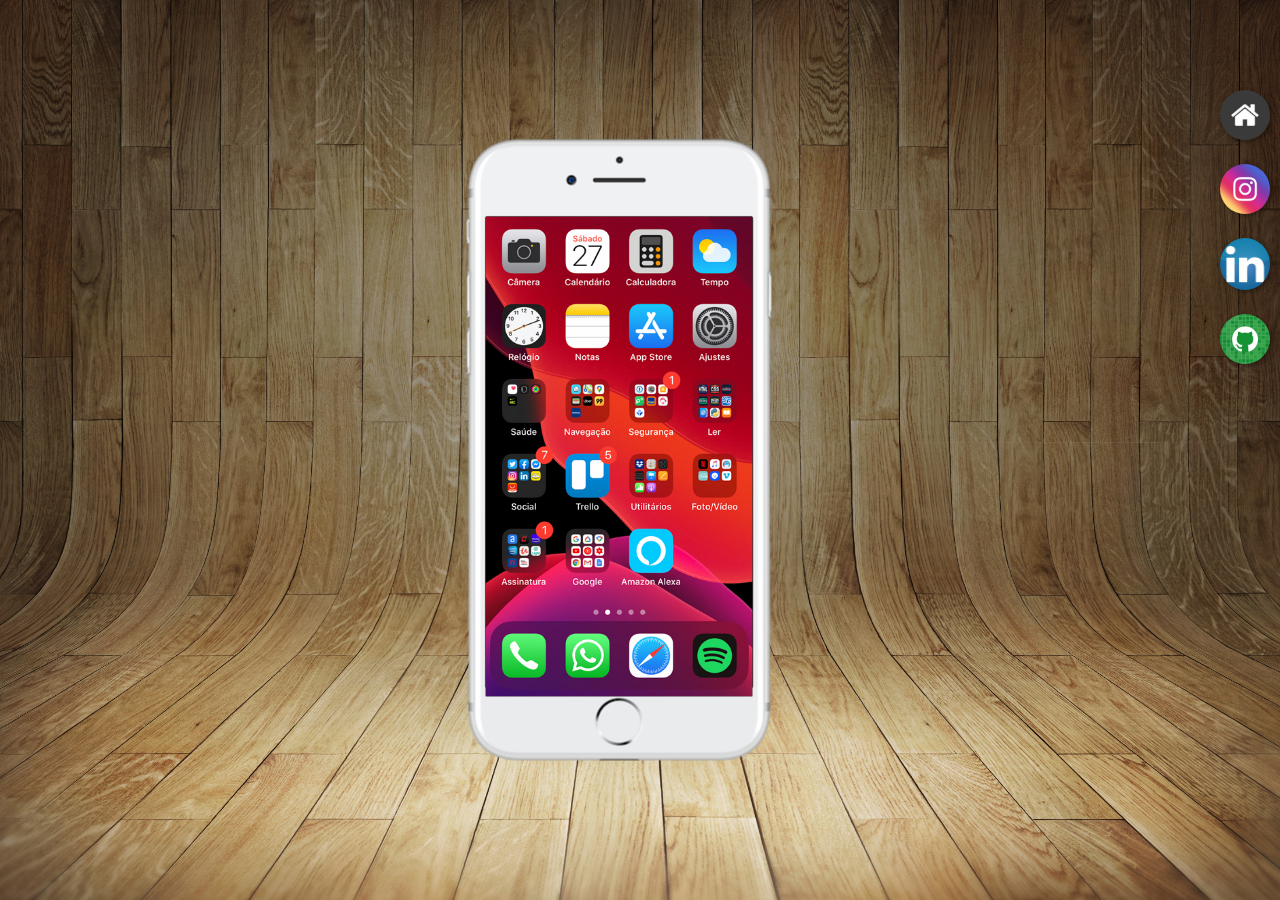
<file: index.html>
<!DOCTYPE html>
<html lang="pt-br">
<head>
    <meta charset="UTF-8">
    <meta http-equiv="X-UA-Compatible" content="IE=edge">
    <meta name="viewport" content="width=device-width, initial-scale=1.0">
    <title>Projeto Redes Sociais</title>
    <link rel="shortcut icon" href="favicon.ico" type="image/x-icon">
    <link rel="stylesheet" href="estilos/style.css">
</head>
<body>
    <main>
        <section id="telefone">
            <iframe src="home.html" name="tela" id="tela" frameborder="0">
                Seu navegador não é compatível com isso.
            </iframe>
        </section>
        <section id="redes-sociais">
            <a href="home.html" target="tela"><img src="imagens/logo-home.jpg" alt="home"></a><br>
            <a href="instagram.html" target="tela"><img src="imagens/logo-instagram.jpg" alt="Instagram"></a><br>
            <a href="linkedin.html" target="tela"><img src="imagens/logo-linkedin.jpg" alt="linkedin"></a><br>
            <a href="GitHub.html" target="tela"><img src="imagens/logo-github.jpg" alt="GitHub"></a><br>
        </section>
    </main>
</body>
</html>
</file>
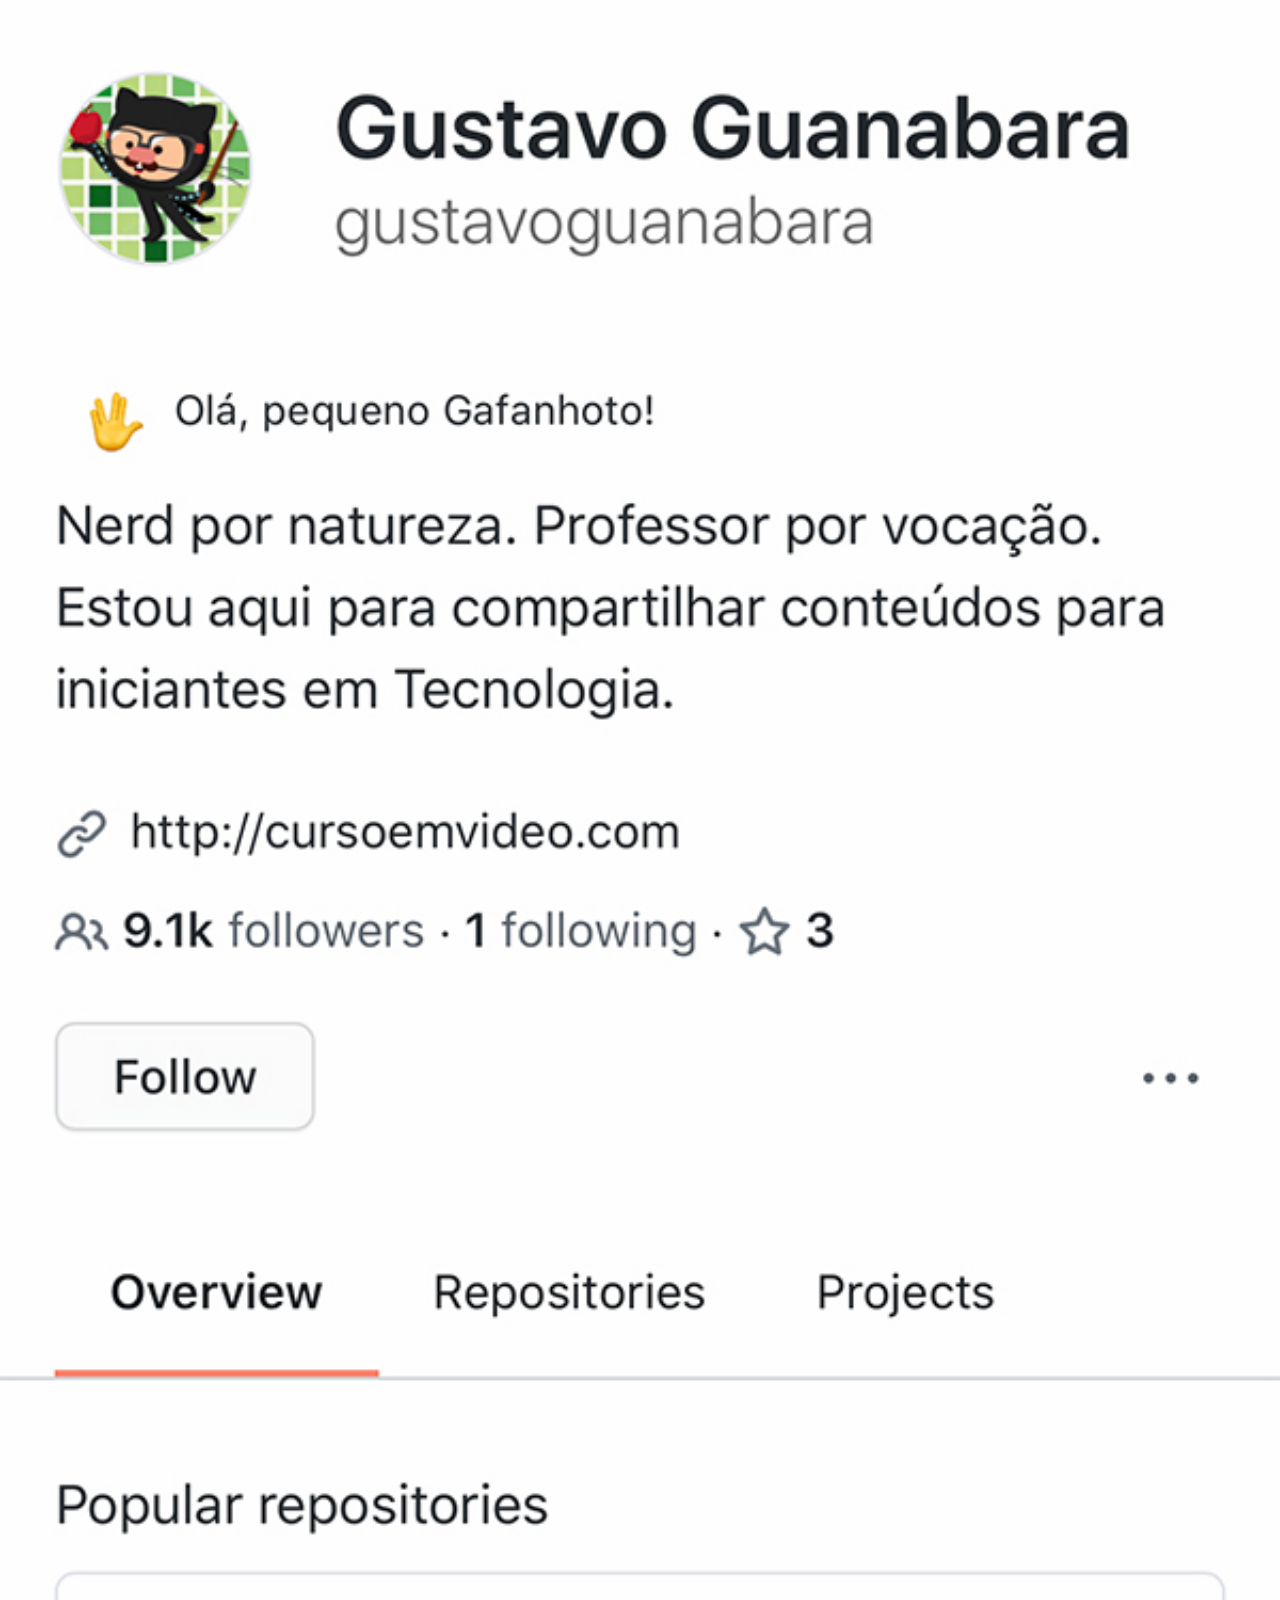
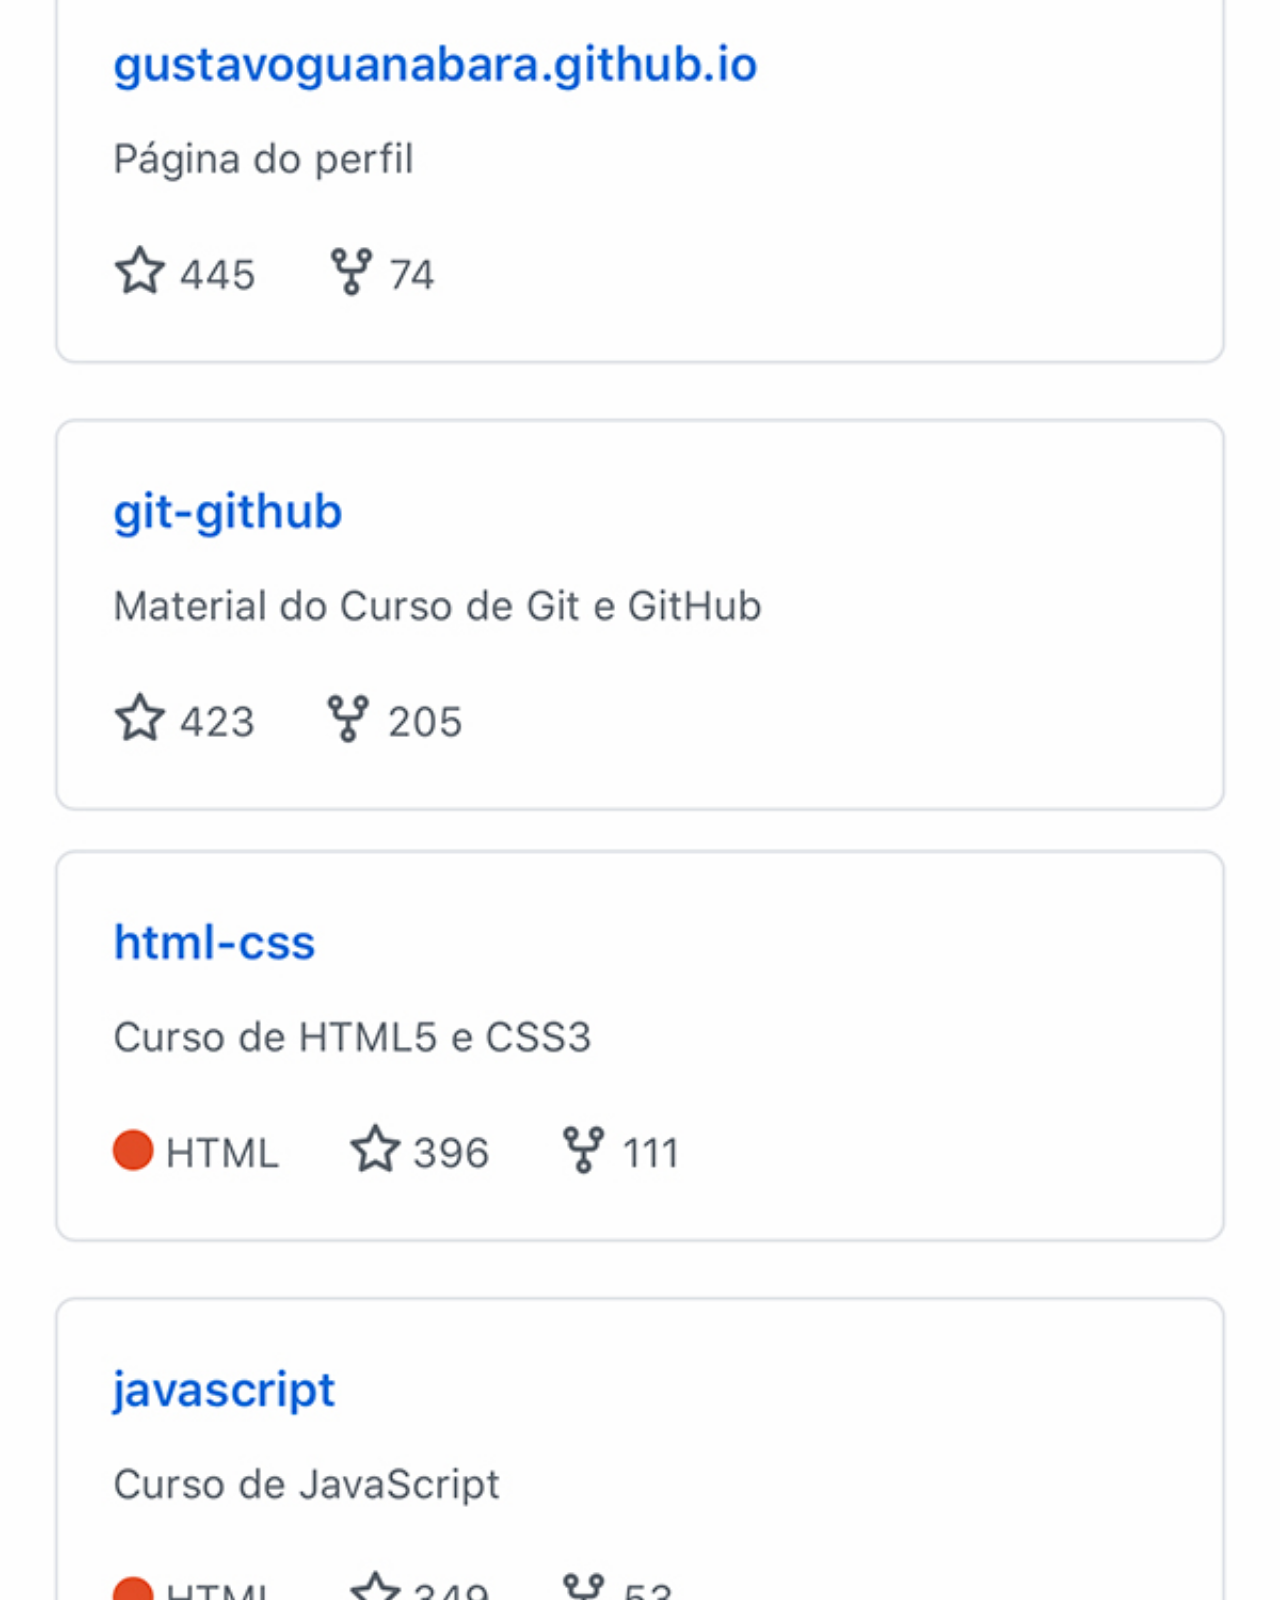
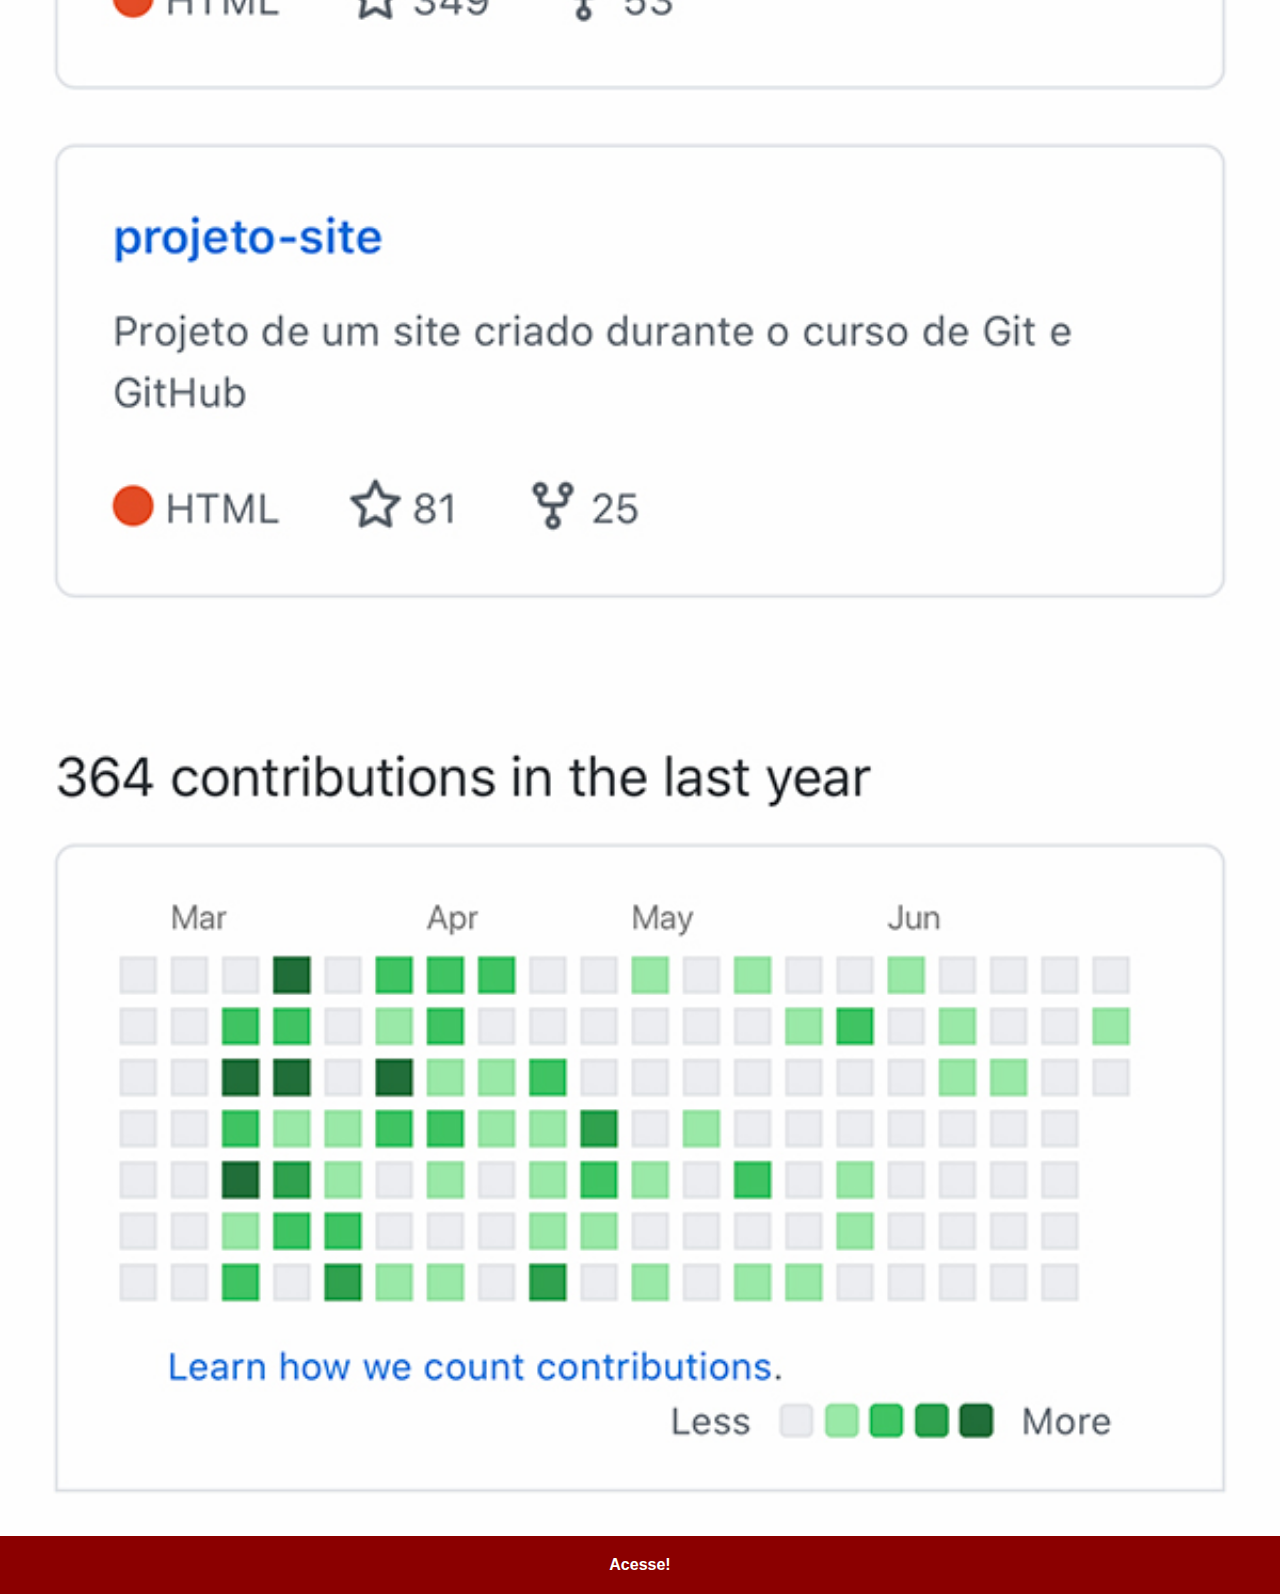
<file: GitHub.html>
<!DOCTYPE html>
<html lang="pt-br">
<head>
    <meta charset="UTF-8">
    <meta http-equiv="X-UA-Compatible" content="IE=edge">
    <meta name="viewport" content="width=device-width, initial-scale=1.0">
    <title>GitHub</title>
<link rel="stylesheet" href="estilos/social.css">
</head>
<body>
    <img src="imagens/tela-github.jpg" alt="GitHub">
    <a href="https://github.com/JvitorSaugusto" target="_blank">Acesse!</a>
</body>
</html>
</file>
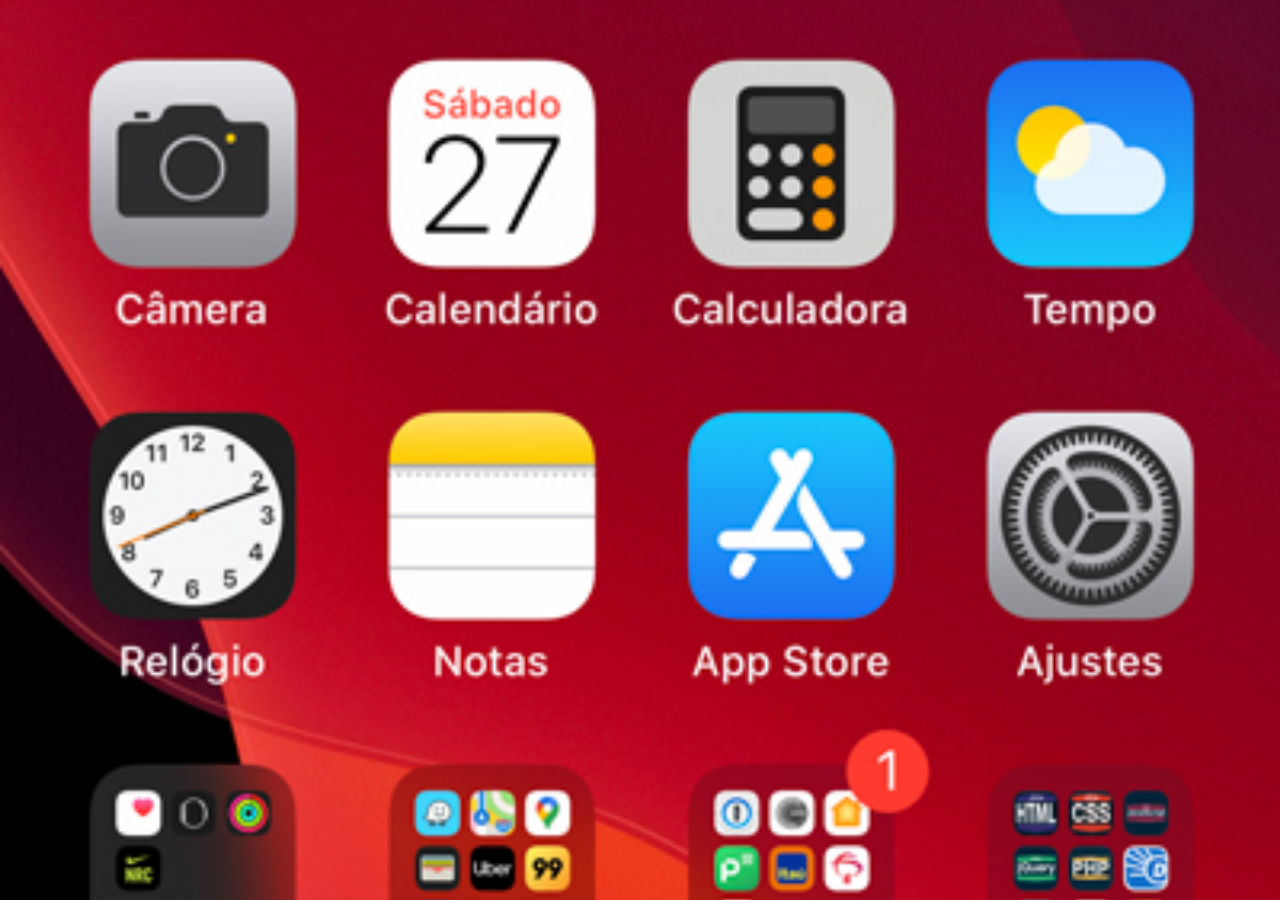
<file: home.html>
<!DOCTYPE html>
<html lang="pt-br">
<head>
    <meta charset="UTF-8">
    <meta http-equiv="X-UA-Compatible" content="IE=edge">
    <meta name="viewport" content="width=device-width, initial-scale=1.0">
    <title>Home</title>
</head>
<style>
    * {
        margin: 0px;
        padding: 0px;
    }

    body {
        width: 100vw;
        height: 100vh;
        background: black url(imagens/tela-home.jpg) no-repeat top center;
        background-size: cover; /*ajustar a imagem inteira dentro do iframe*/
    }
</style>
<body>
    
</body>
</html>
</file>
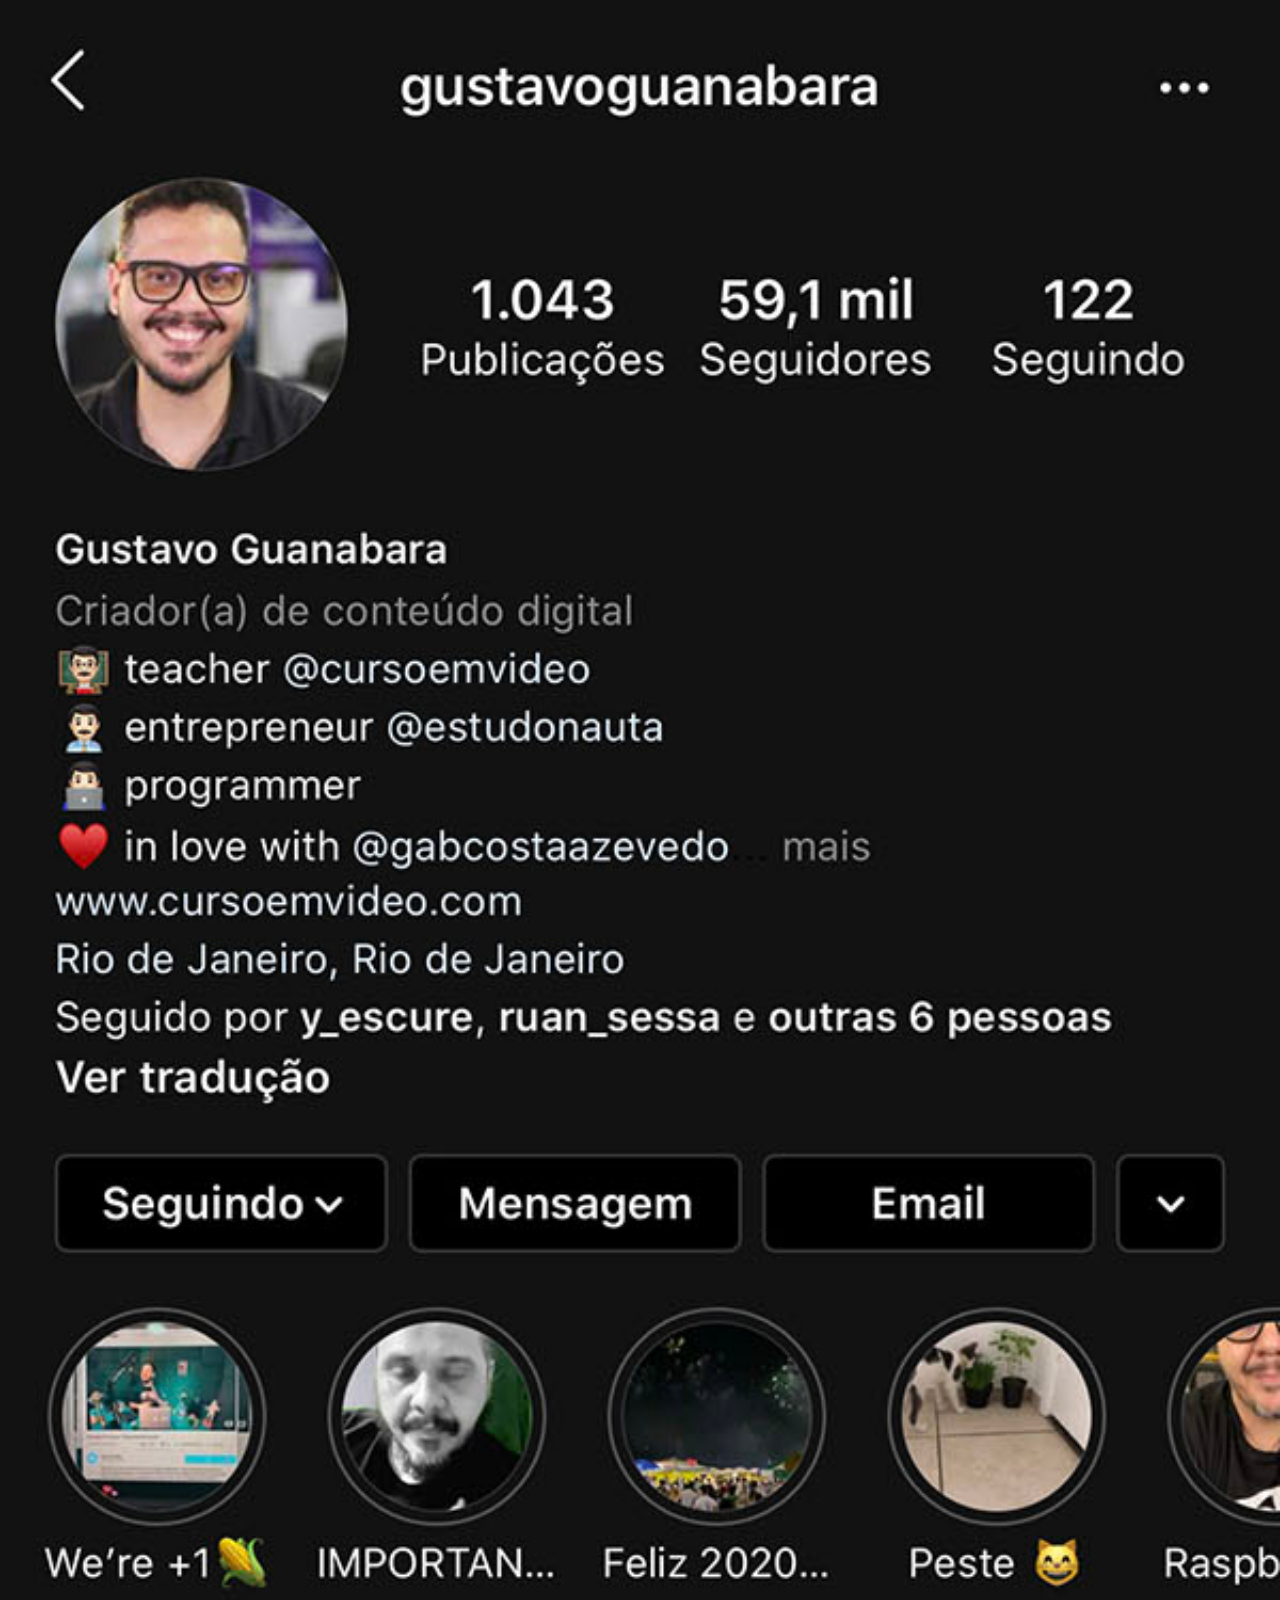
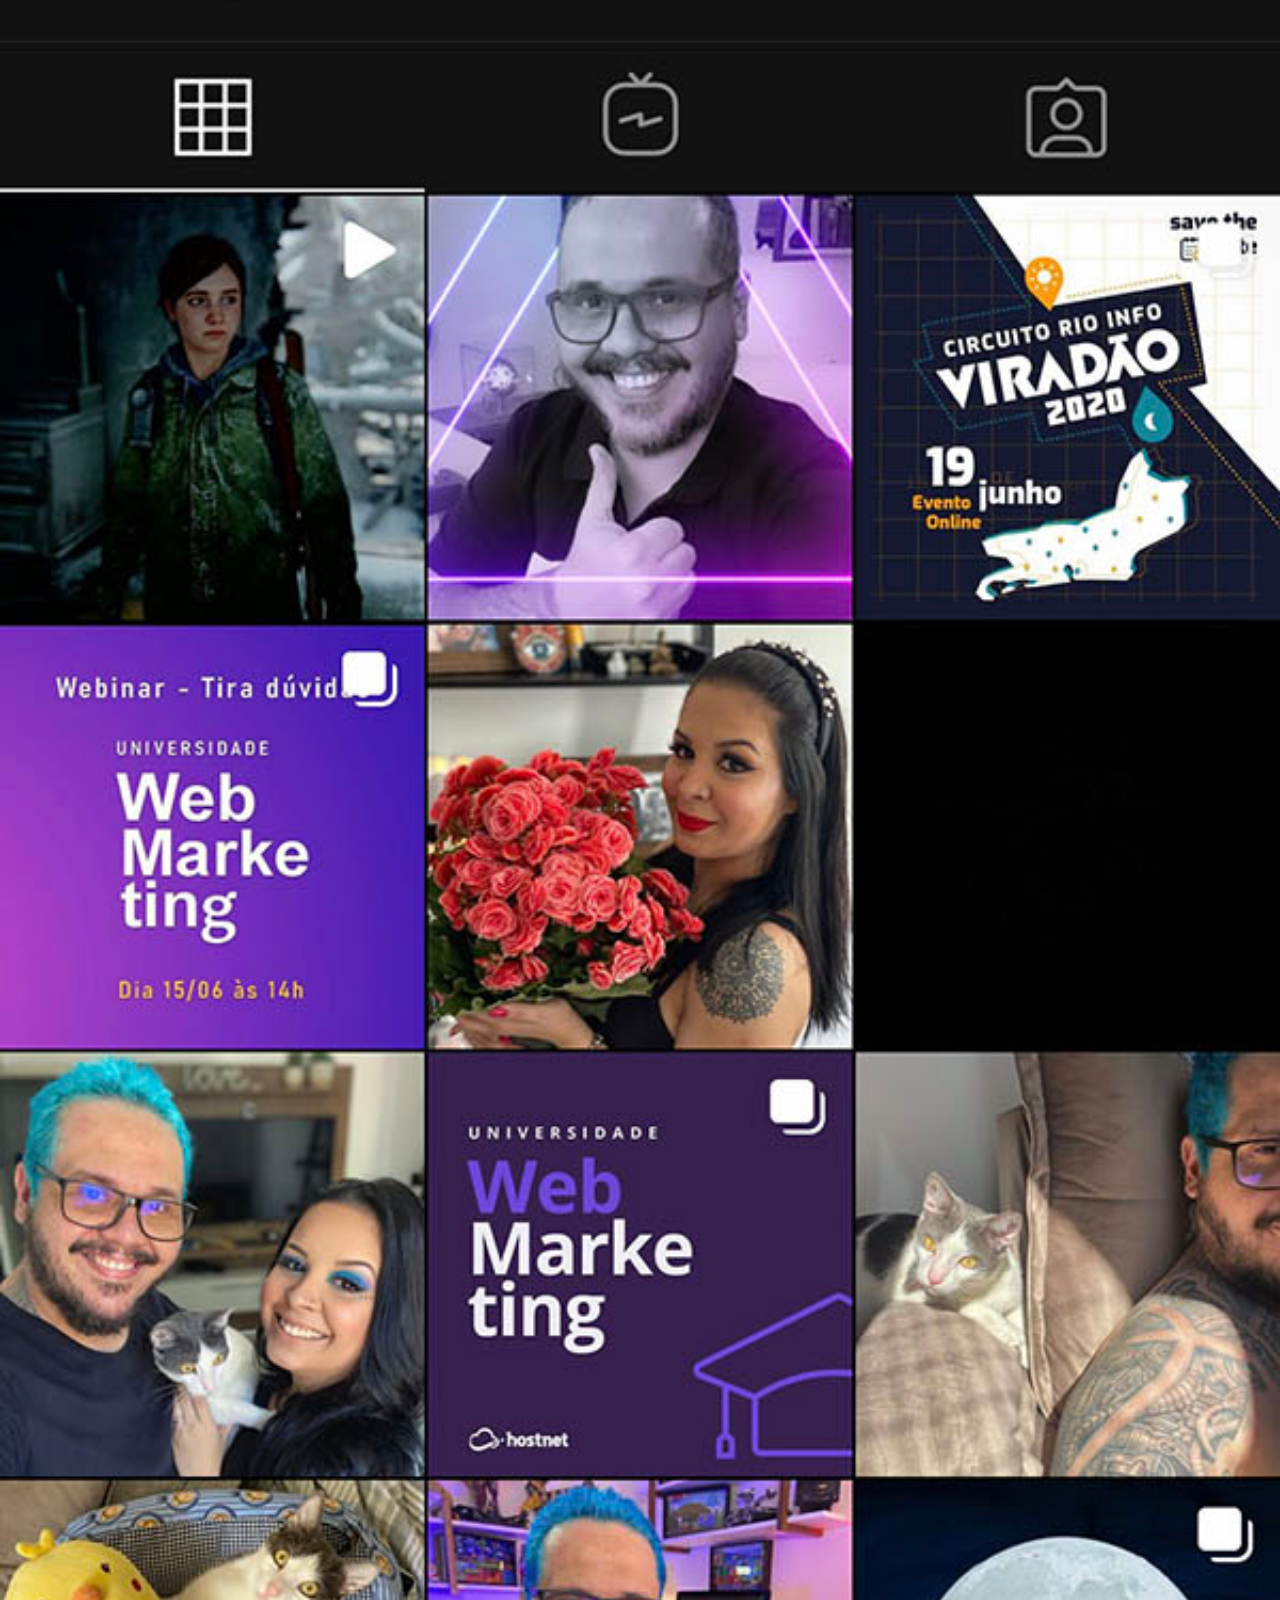
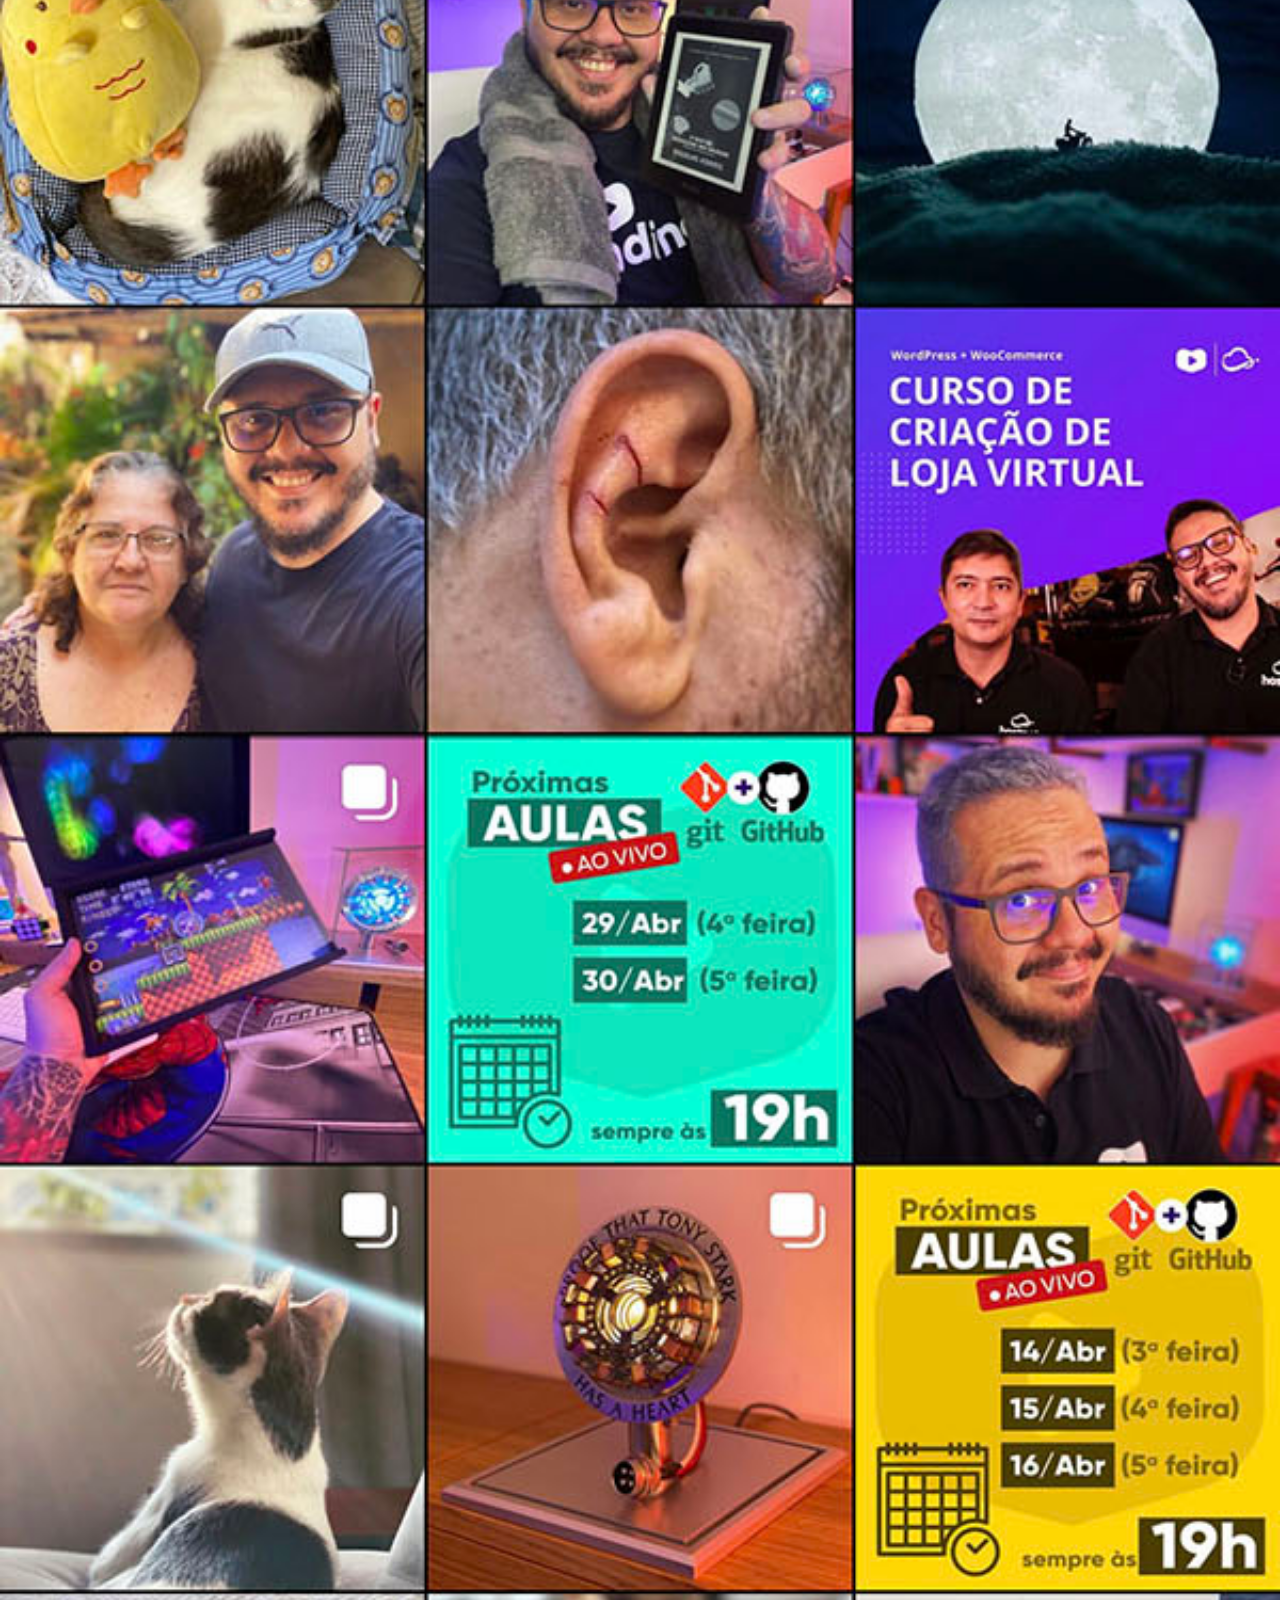
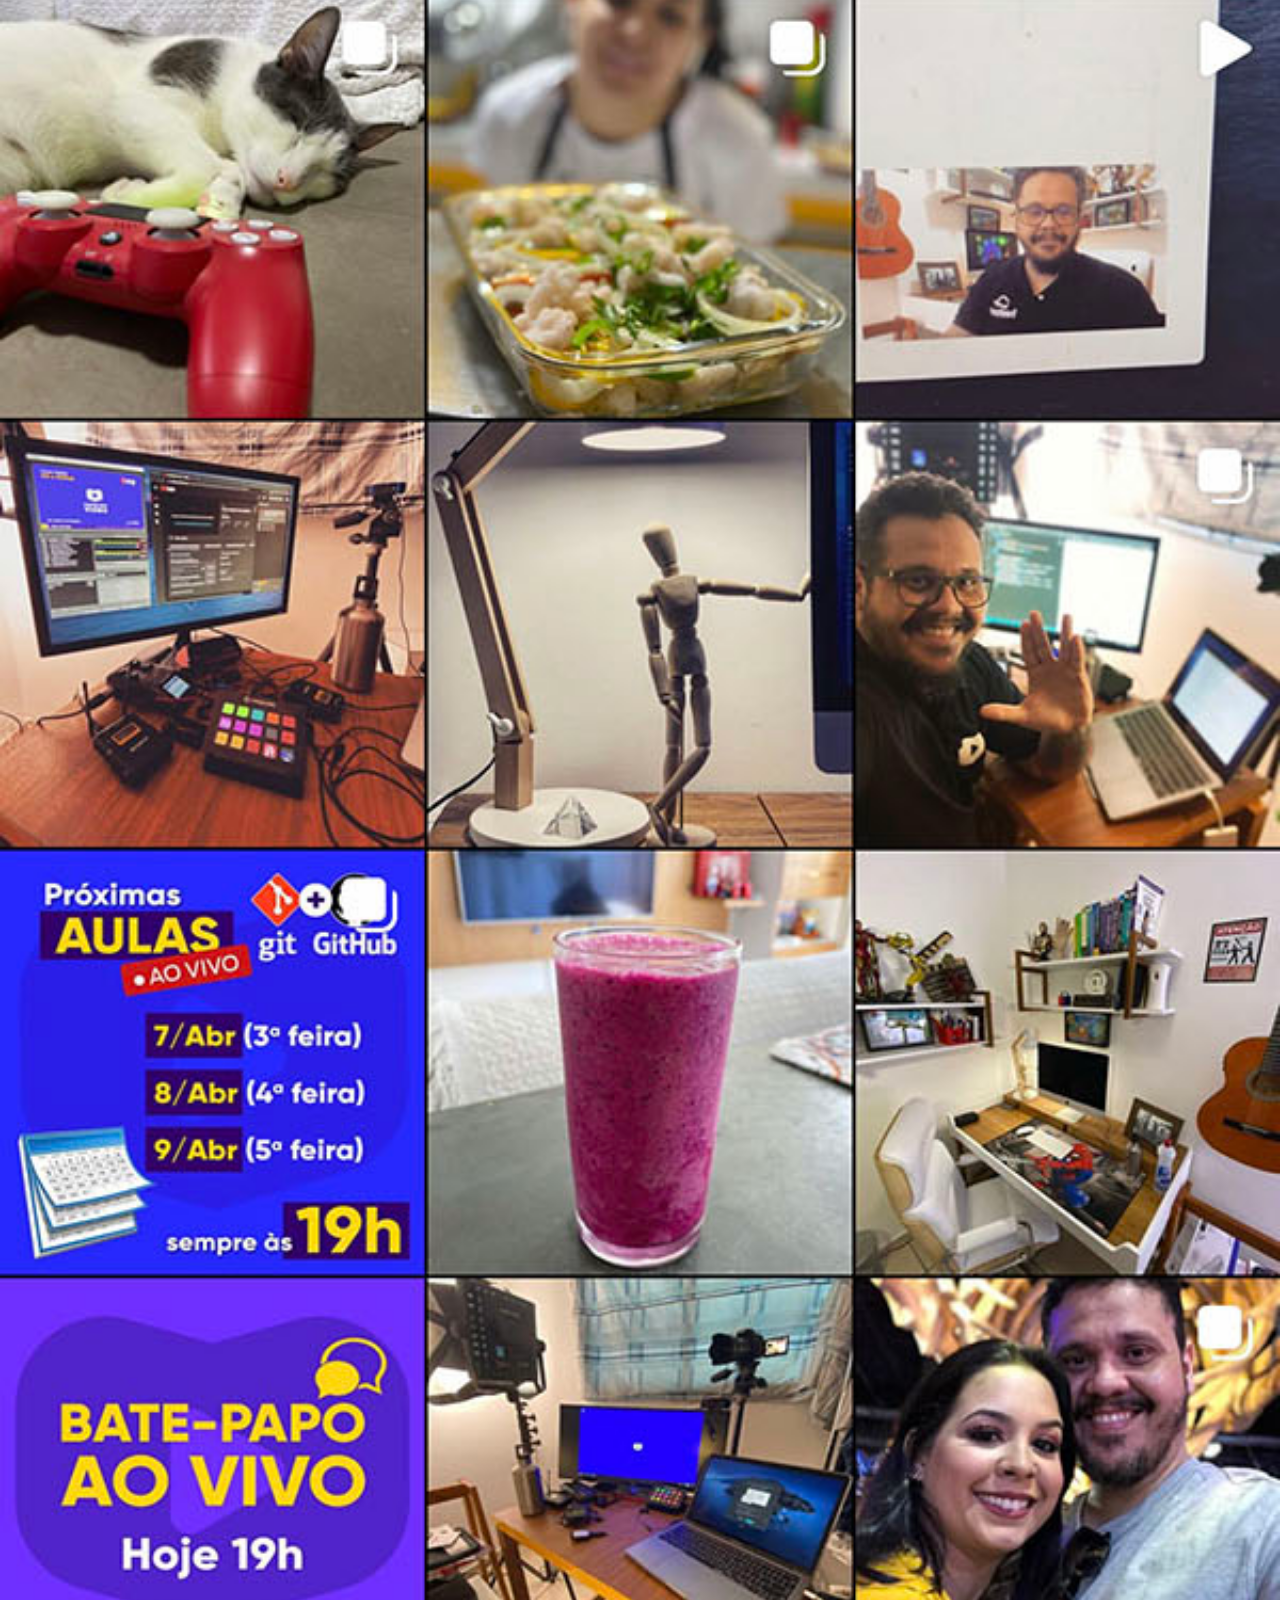
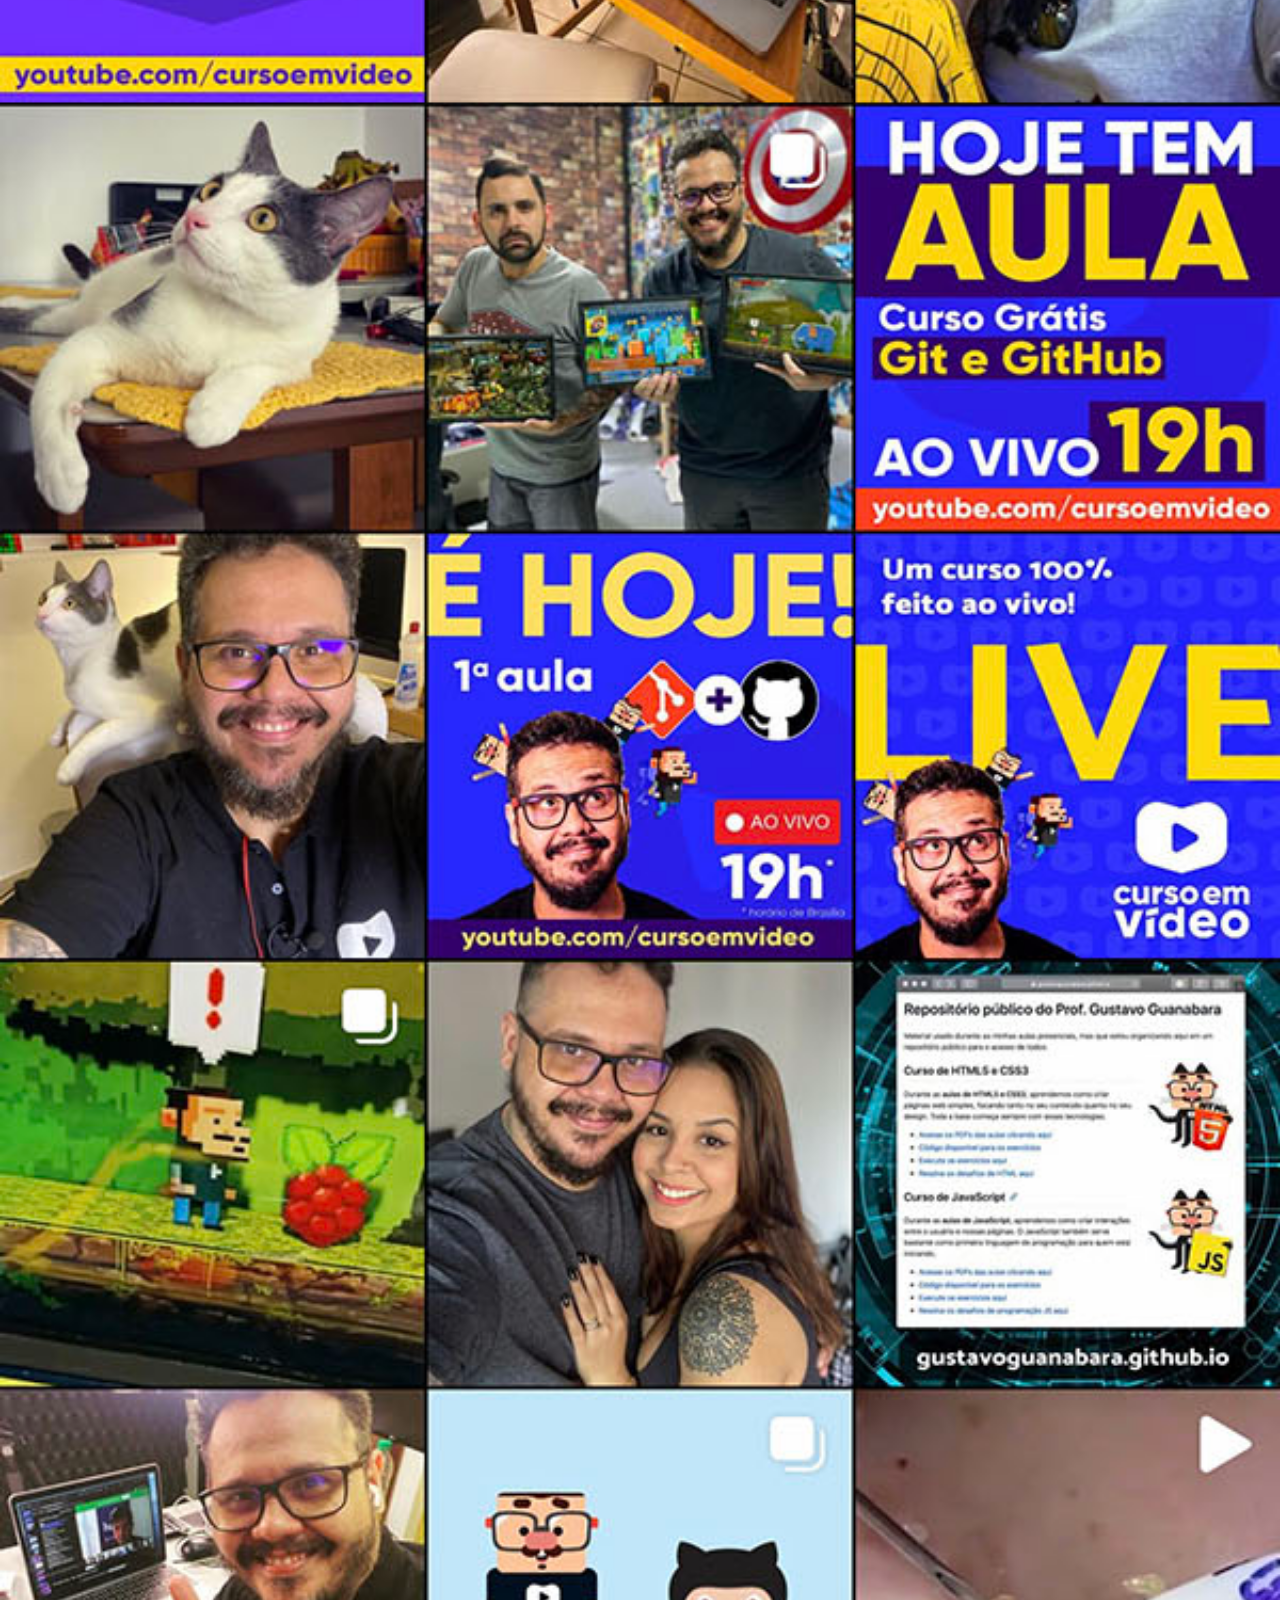
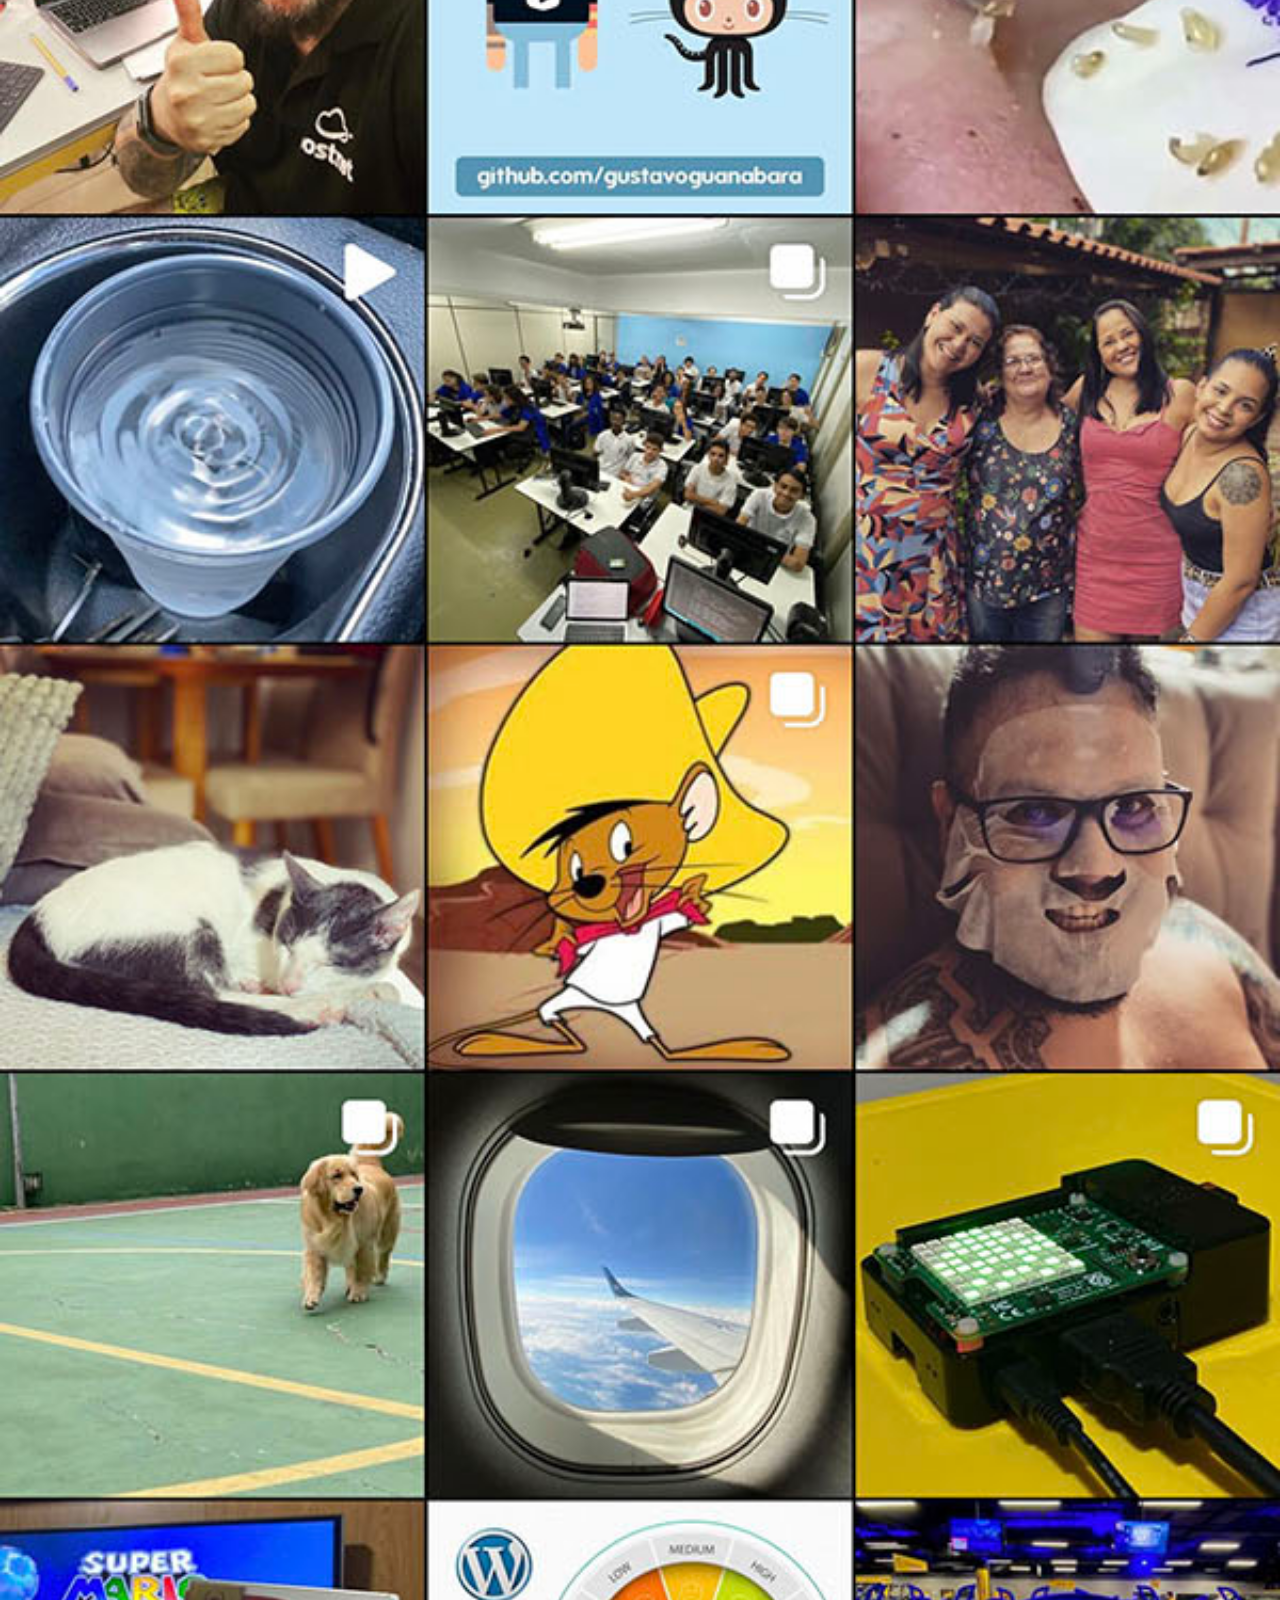
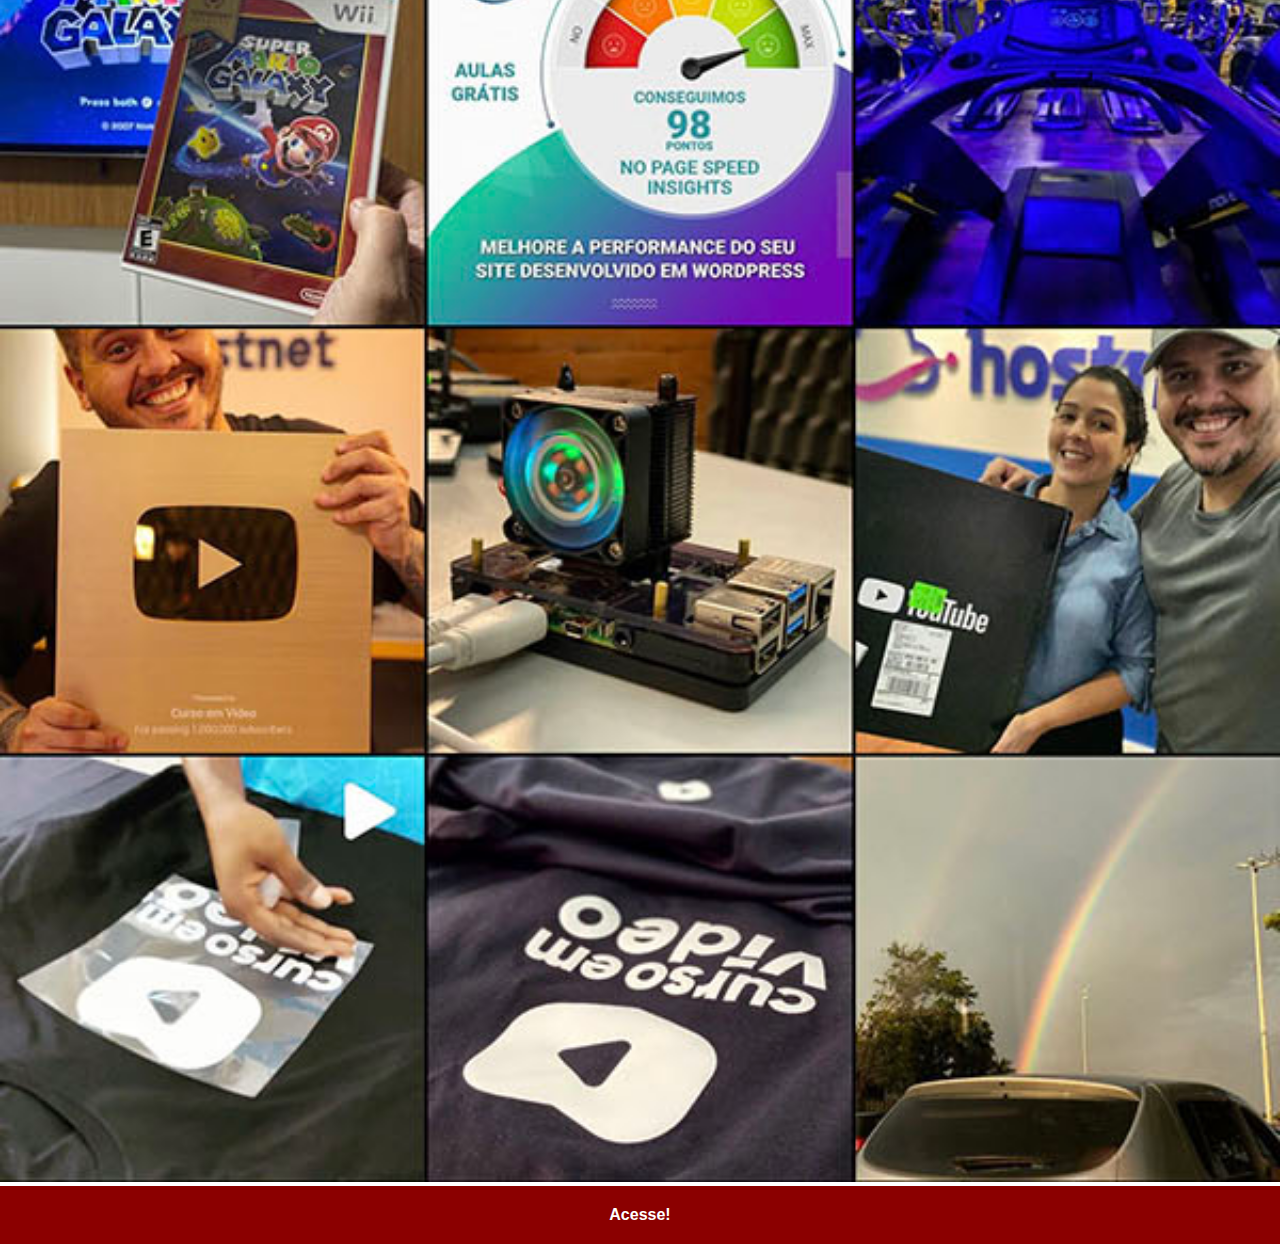
<file: instagram.html>
<!DOCTYPE html>
<html lang="pt-br">
<head>
    <meta charset="UTF-8">
    <meta http-equiv="X-UA-Compatible" content="IE=edge">
    <meta name="viewport" content="width=device-width, initial-scale=1.0">
    <title>Instagram</title>
    <link rel="stylesheet" href="estilos/social.css">
</head>
<body>
    <img src="imagens/tela-instagram.jpg" alt="Instagram">
    <a href="https://www.instagram.com/jvitor_augusto/" target="_blank">Acesse!</a>
</body>
</html>
</file>
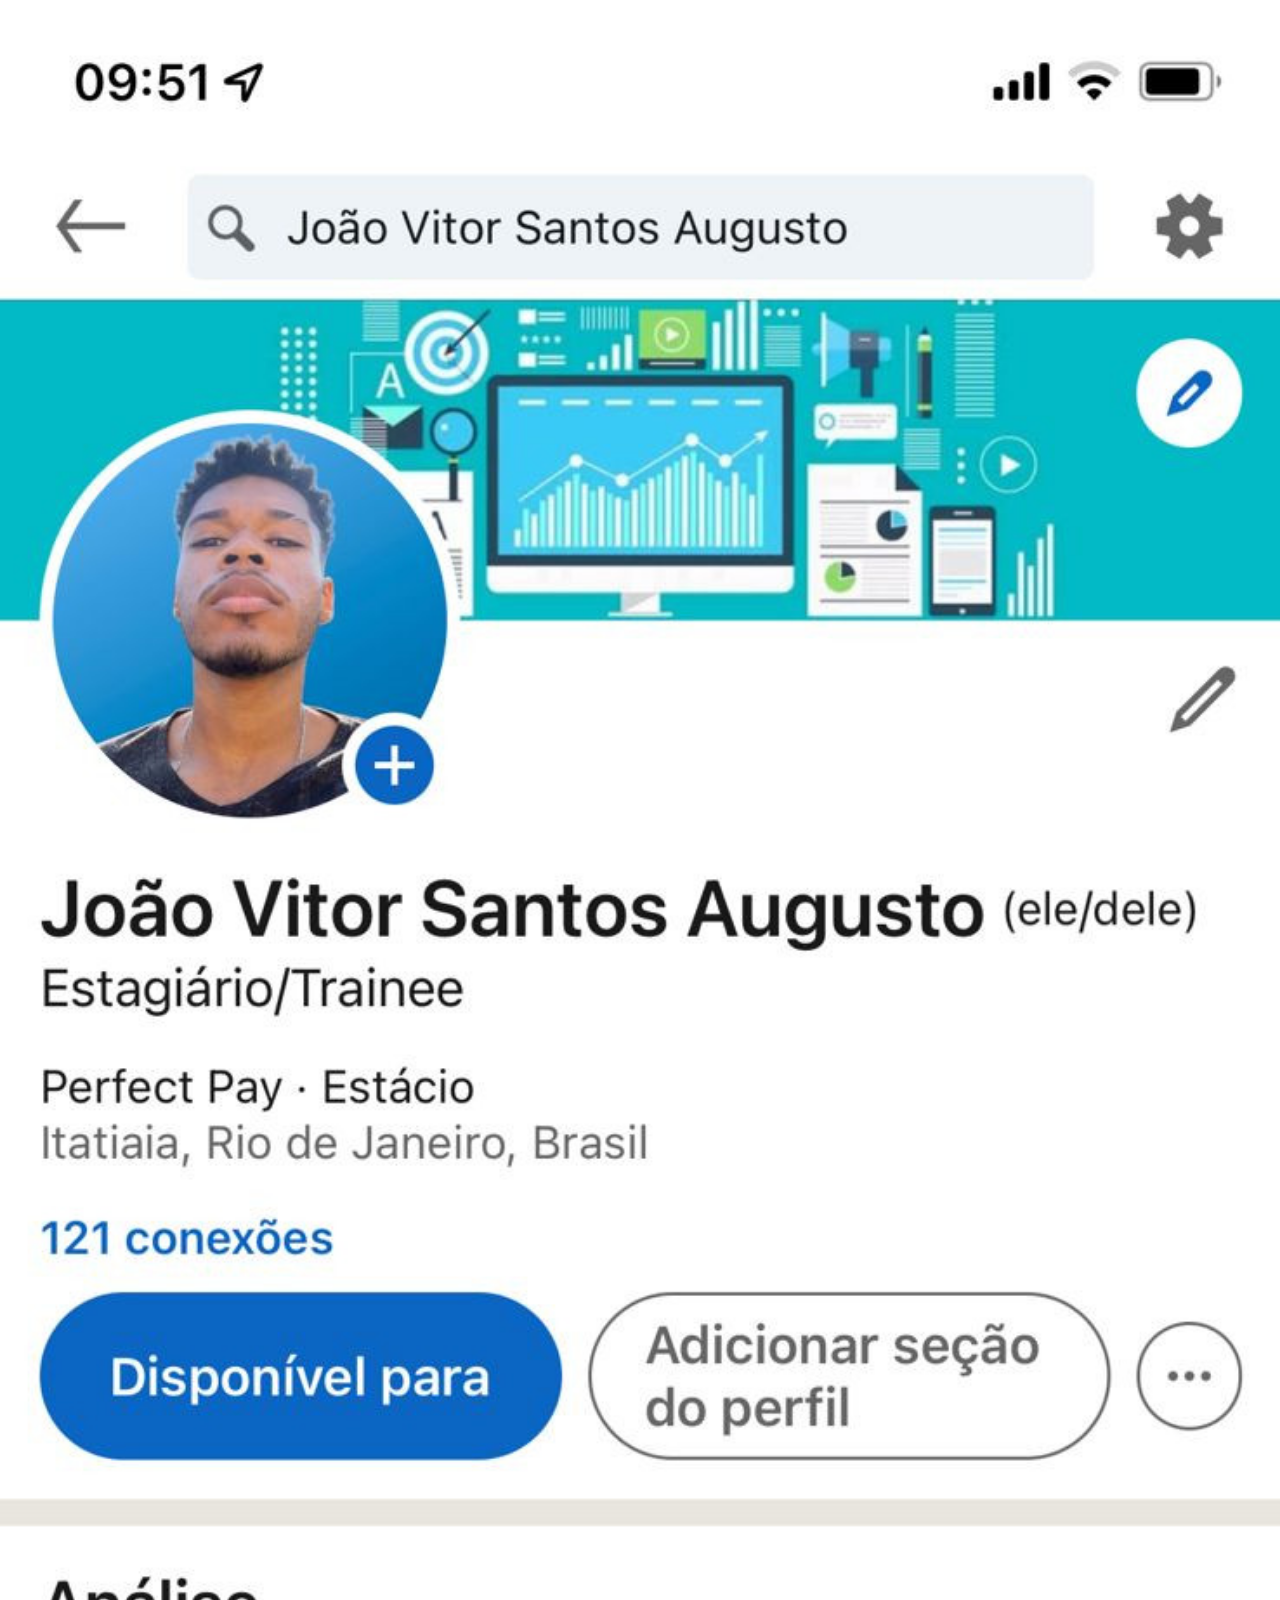
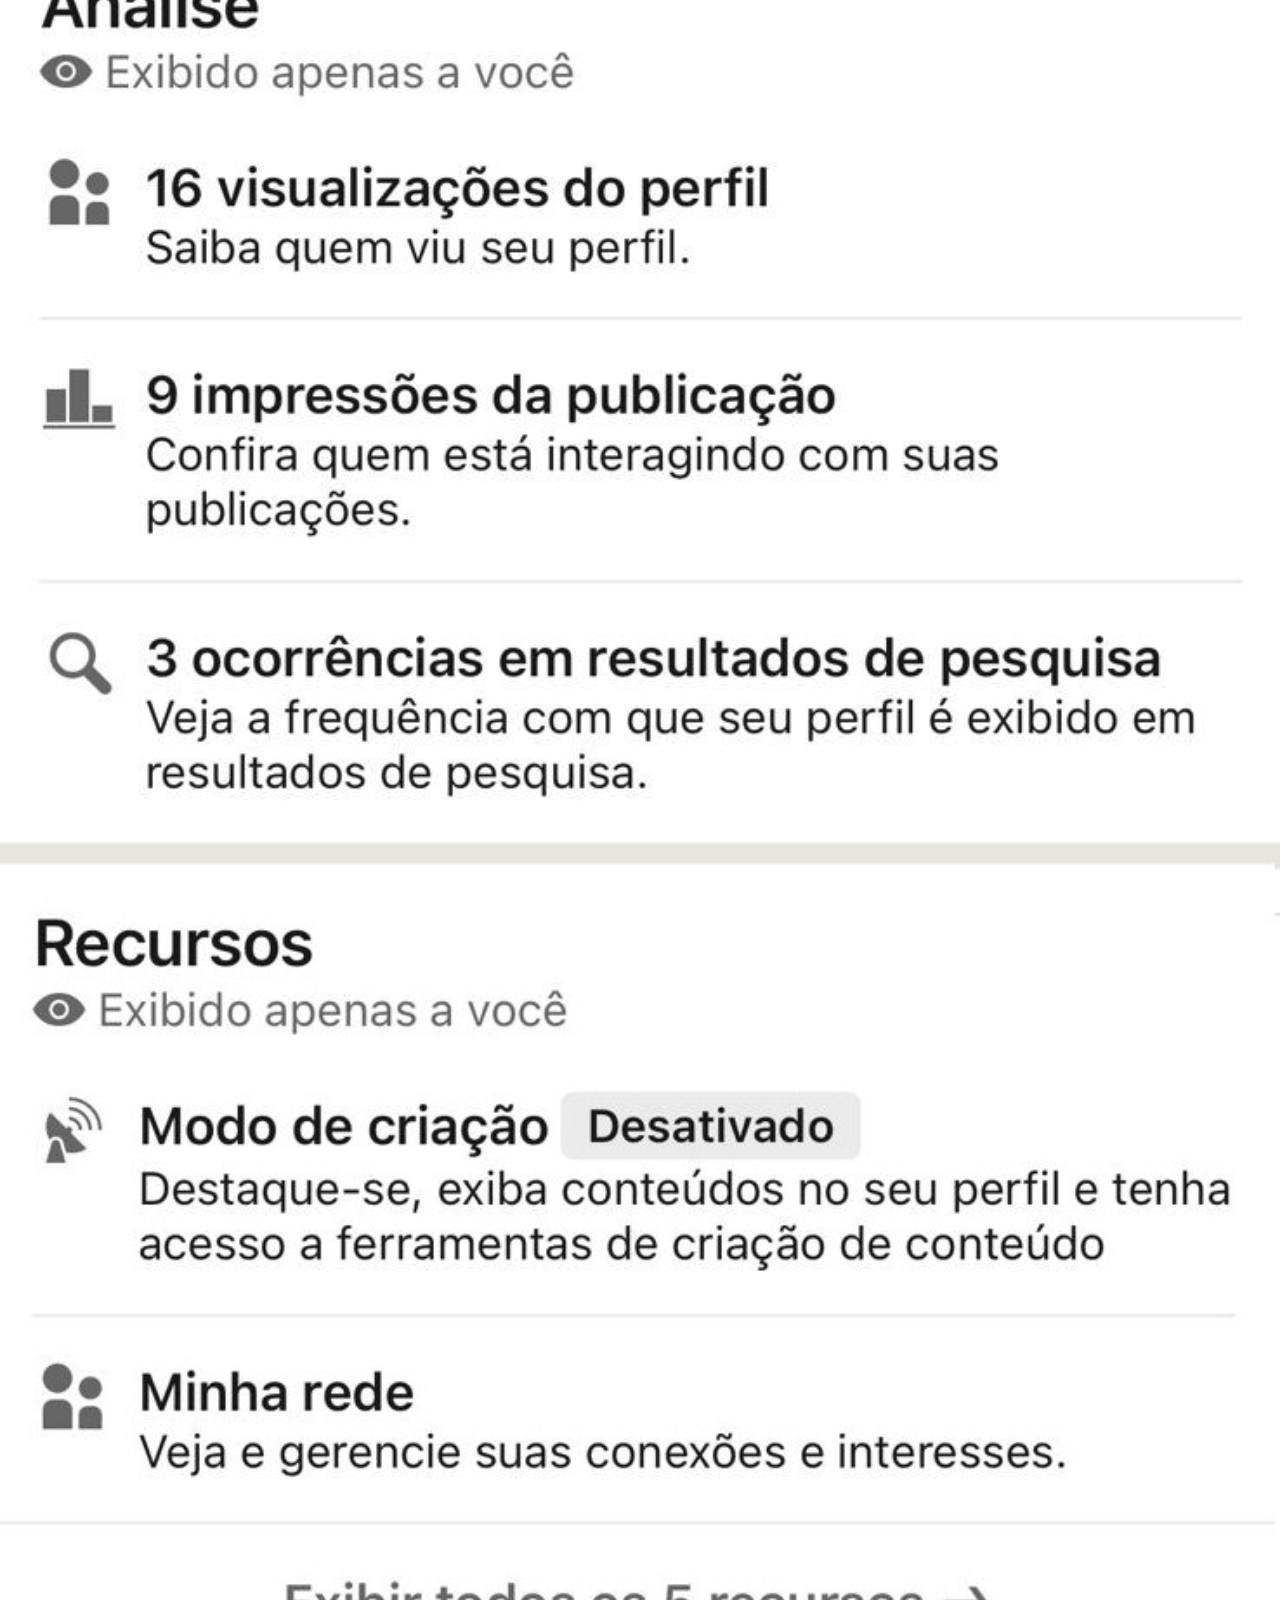
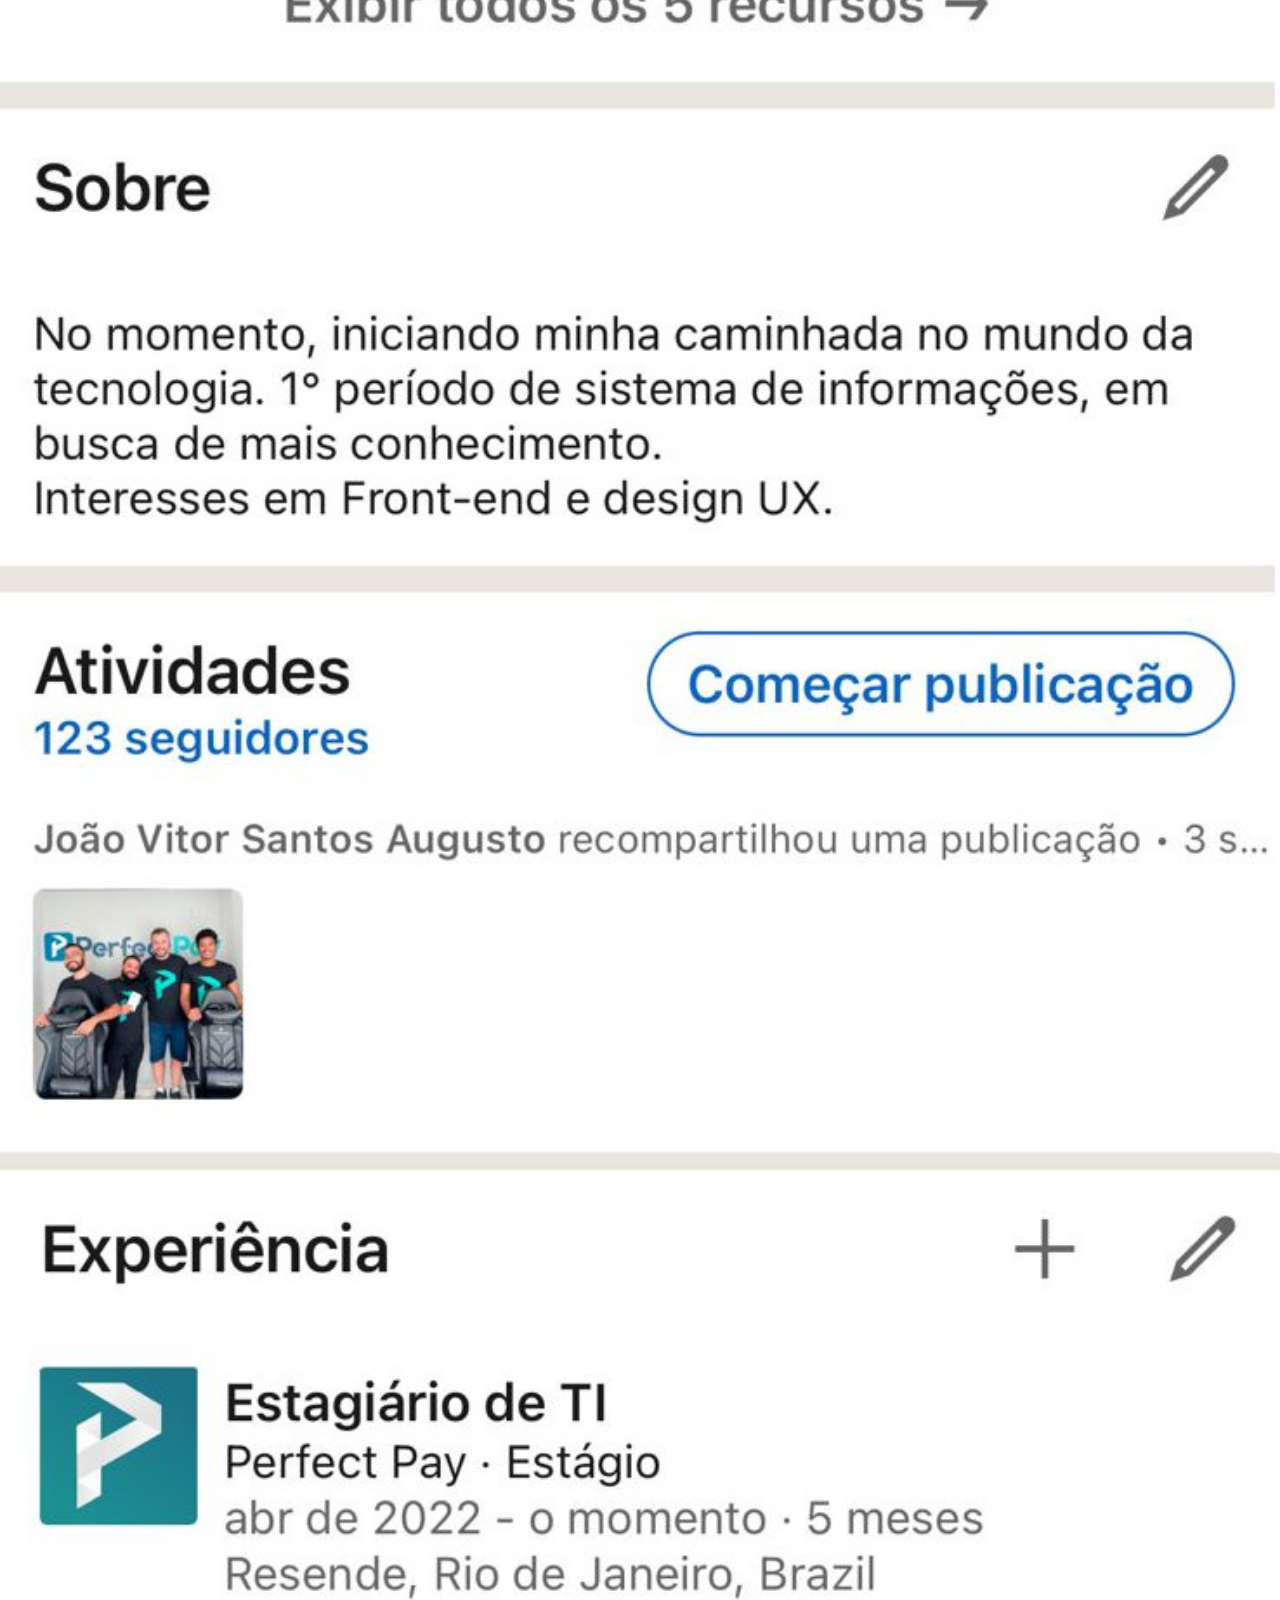
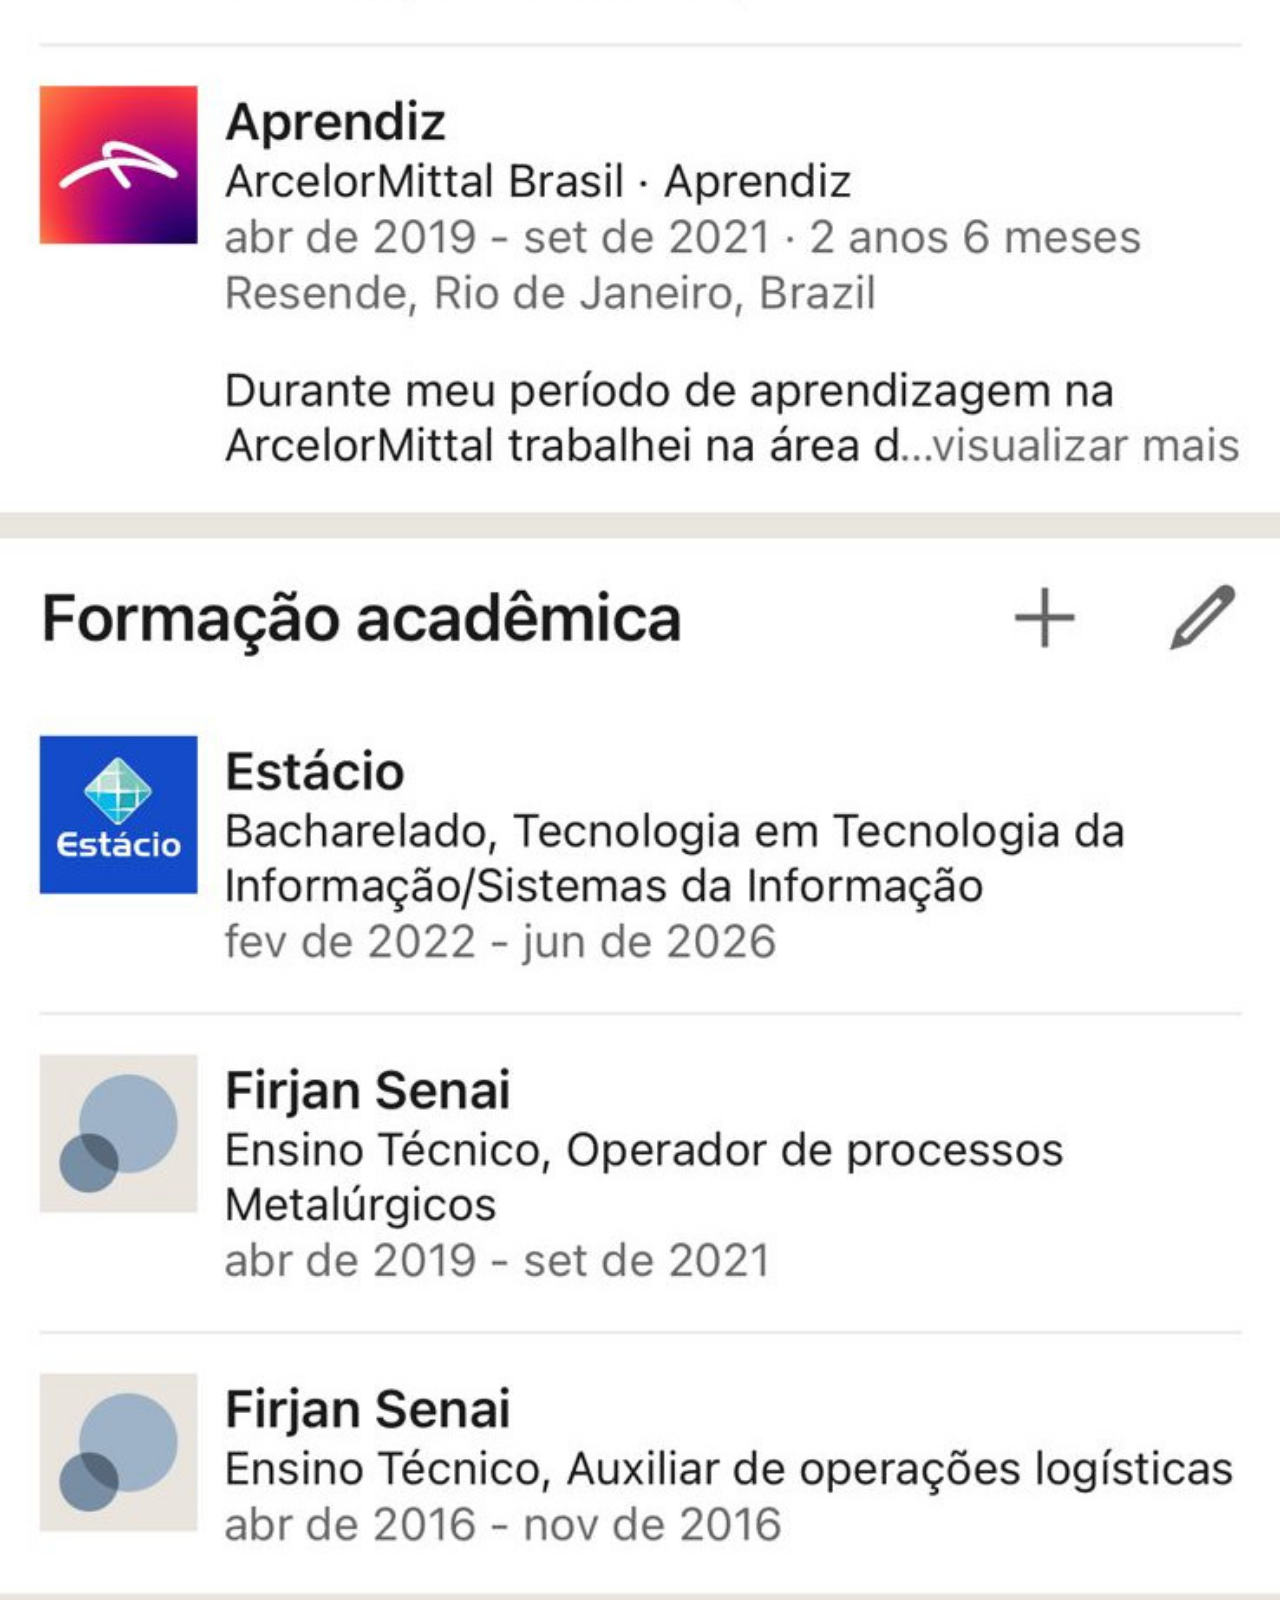
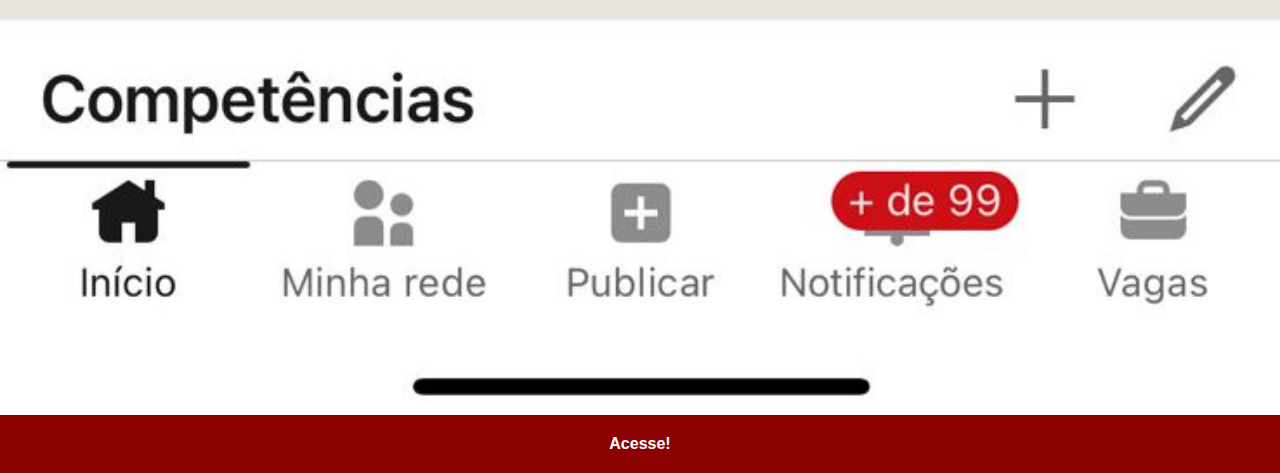
<file: linkedin.html>
<!DOCTYPE html>
<html lang="pt-br">
<head>
    <meta charset="UTF-8">
    <meta http-equiv="X-UA-Compatible" content="IE=edge">
    <meta name="viewport" content="width=device-width, initial-scale=1.0">
    <title>Linkedin</title>
<link rel="stylesheet" href="estilos/social.css">
</head>
<body>
    <img src="imagens/tela-linkedin.jpg" alt="Linkedin">
    <a href="https://www.linkedin.com/in/jo%C3%A3o-vitor-santos-augusto-784128224/" target="_blank">Acesse!</a>
</body>
</html>
</file>
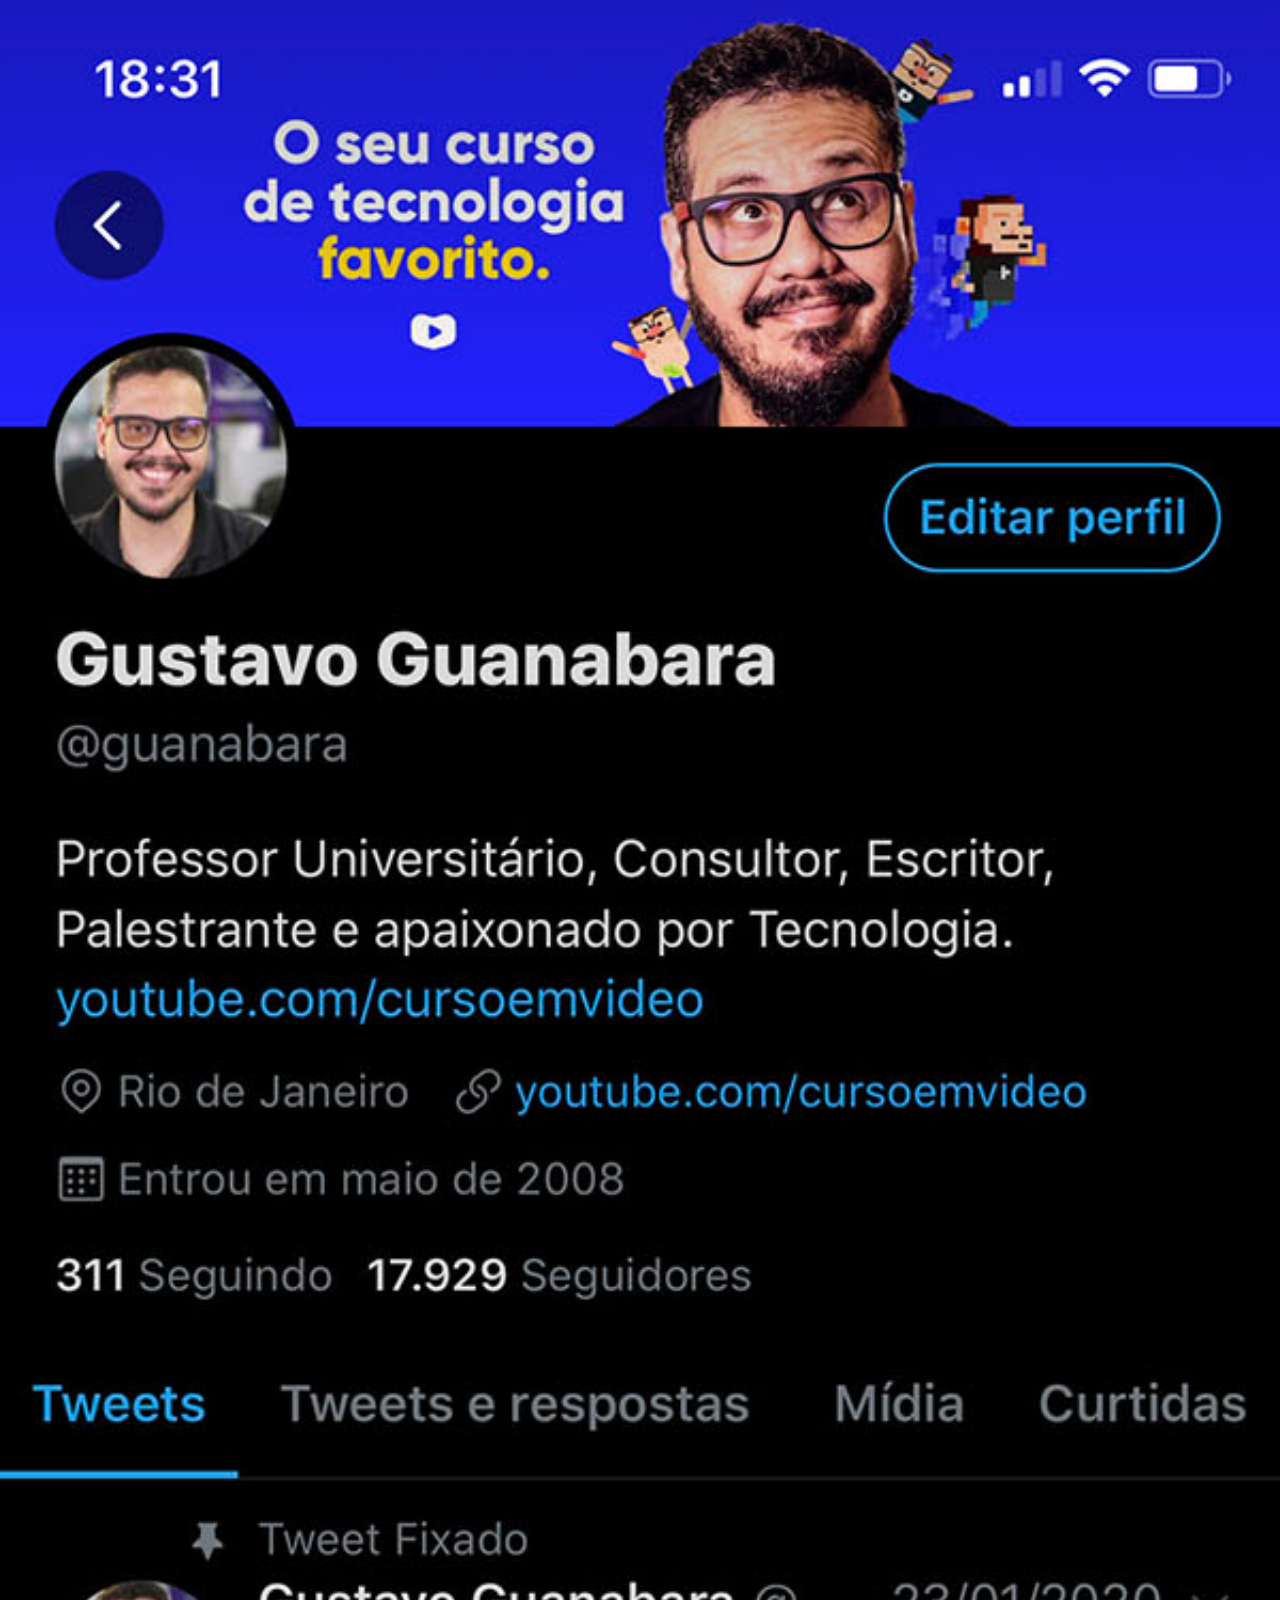
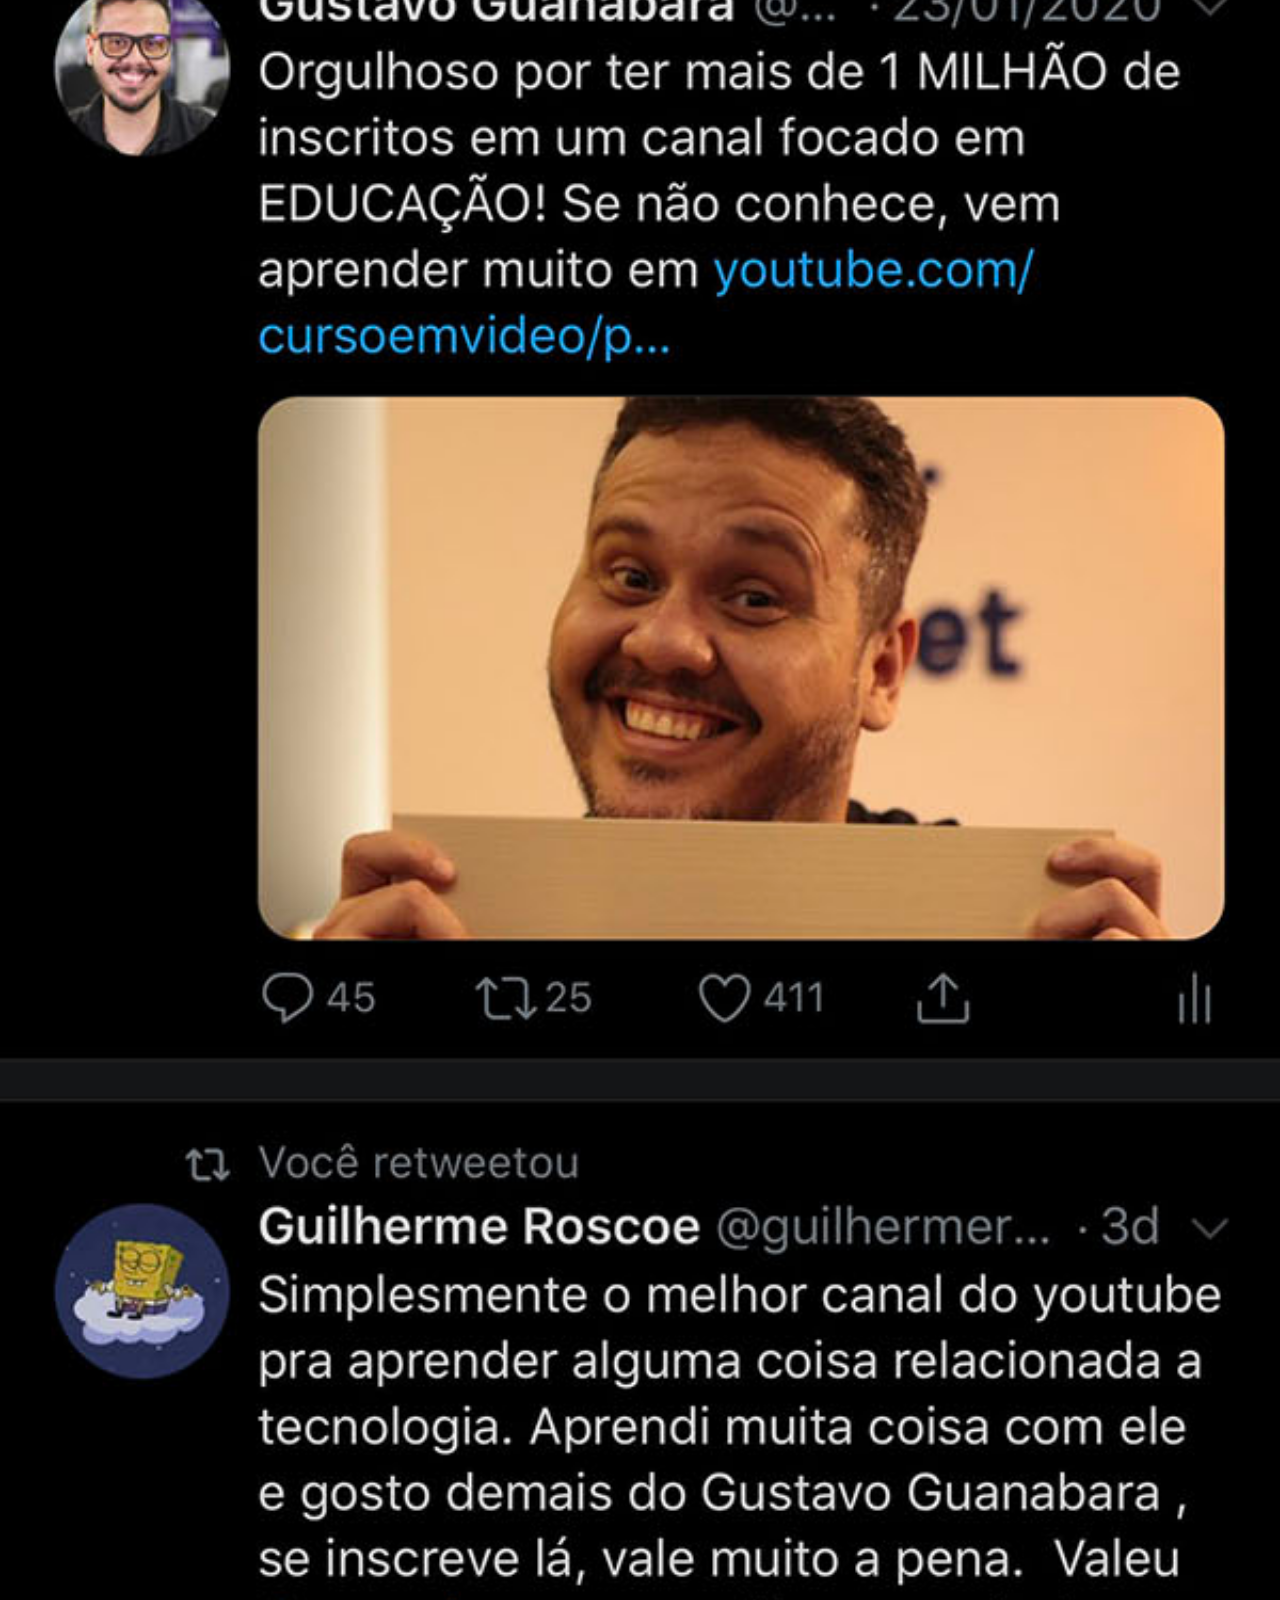
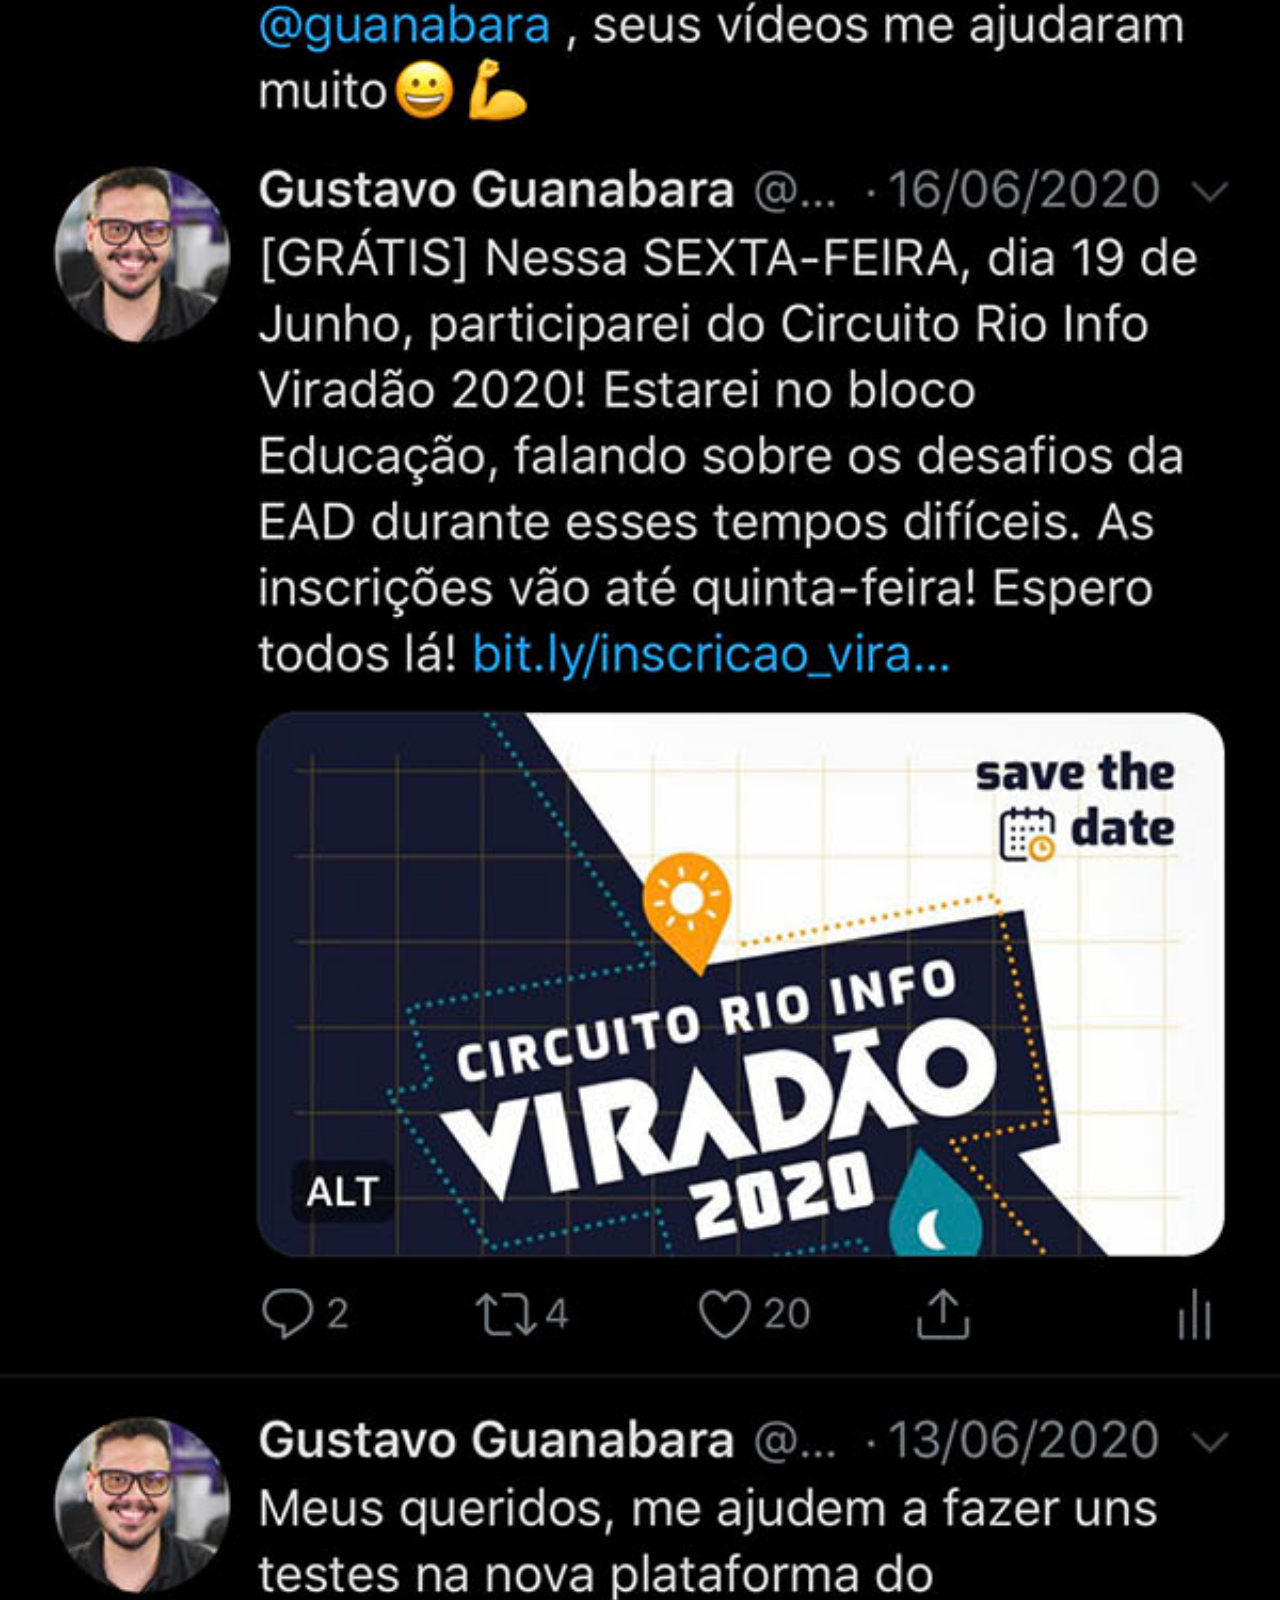
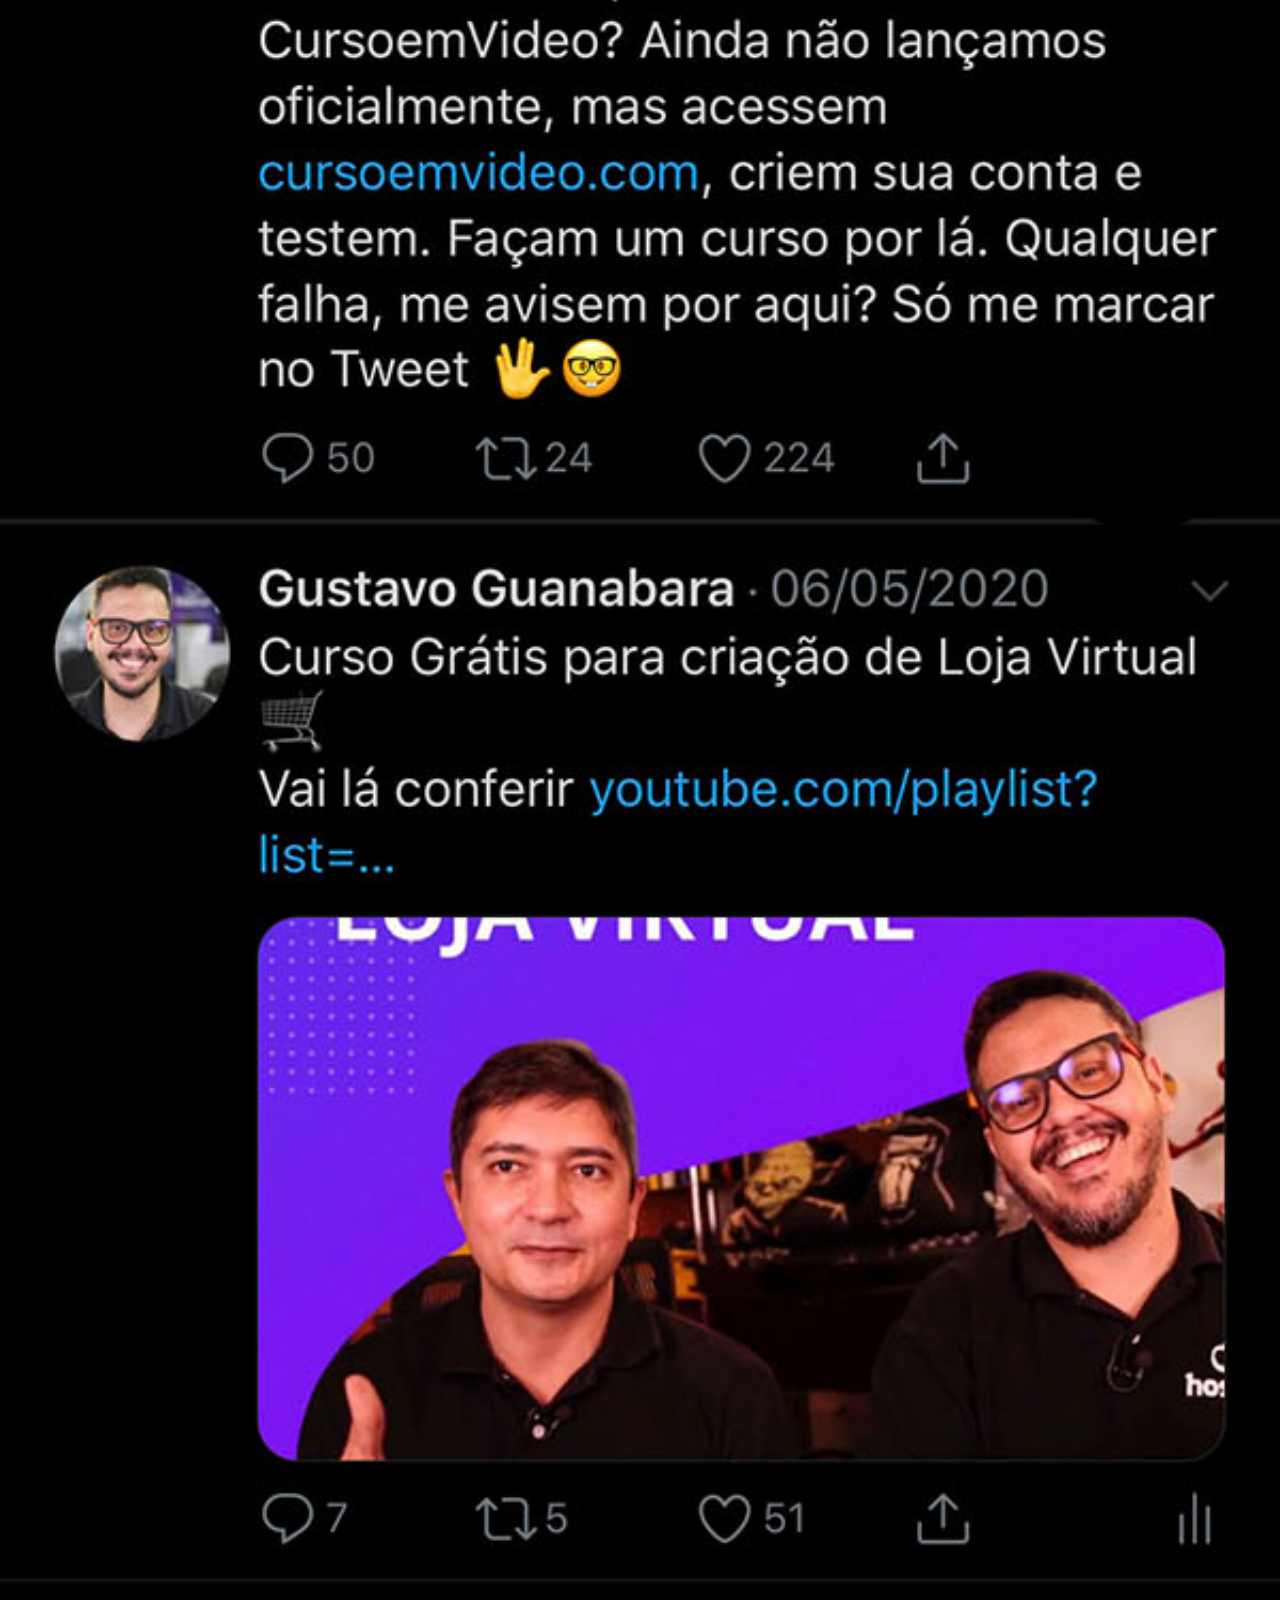
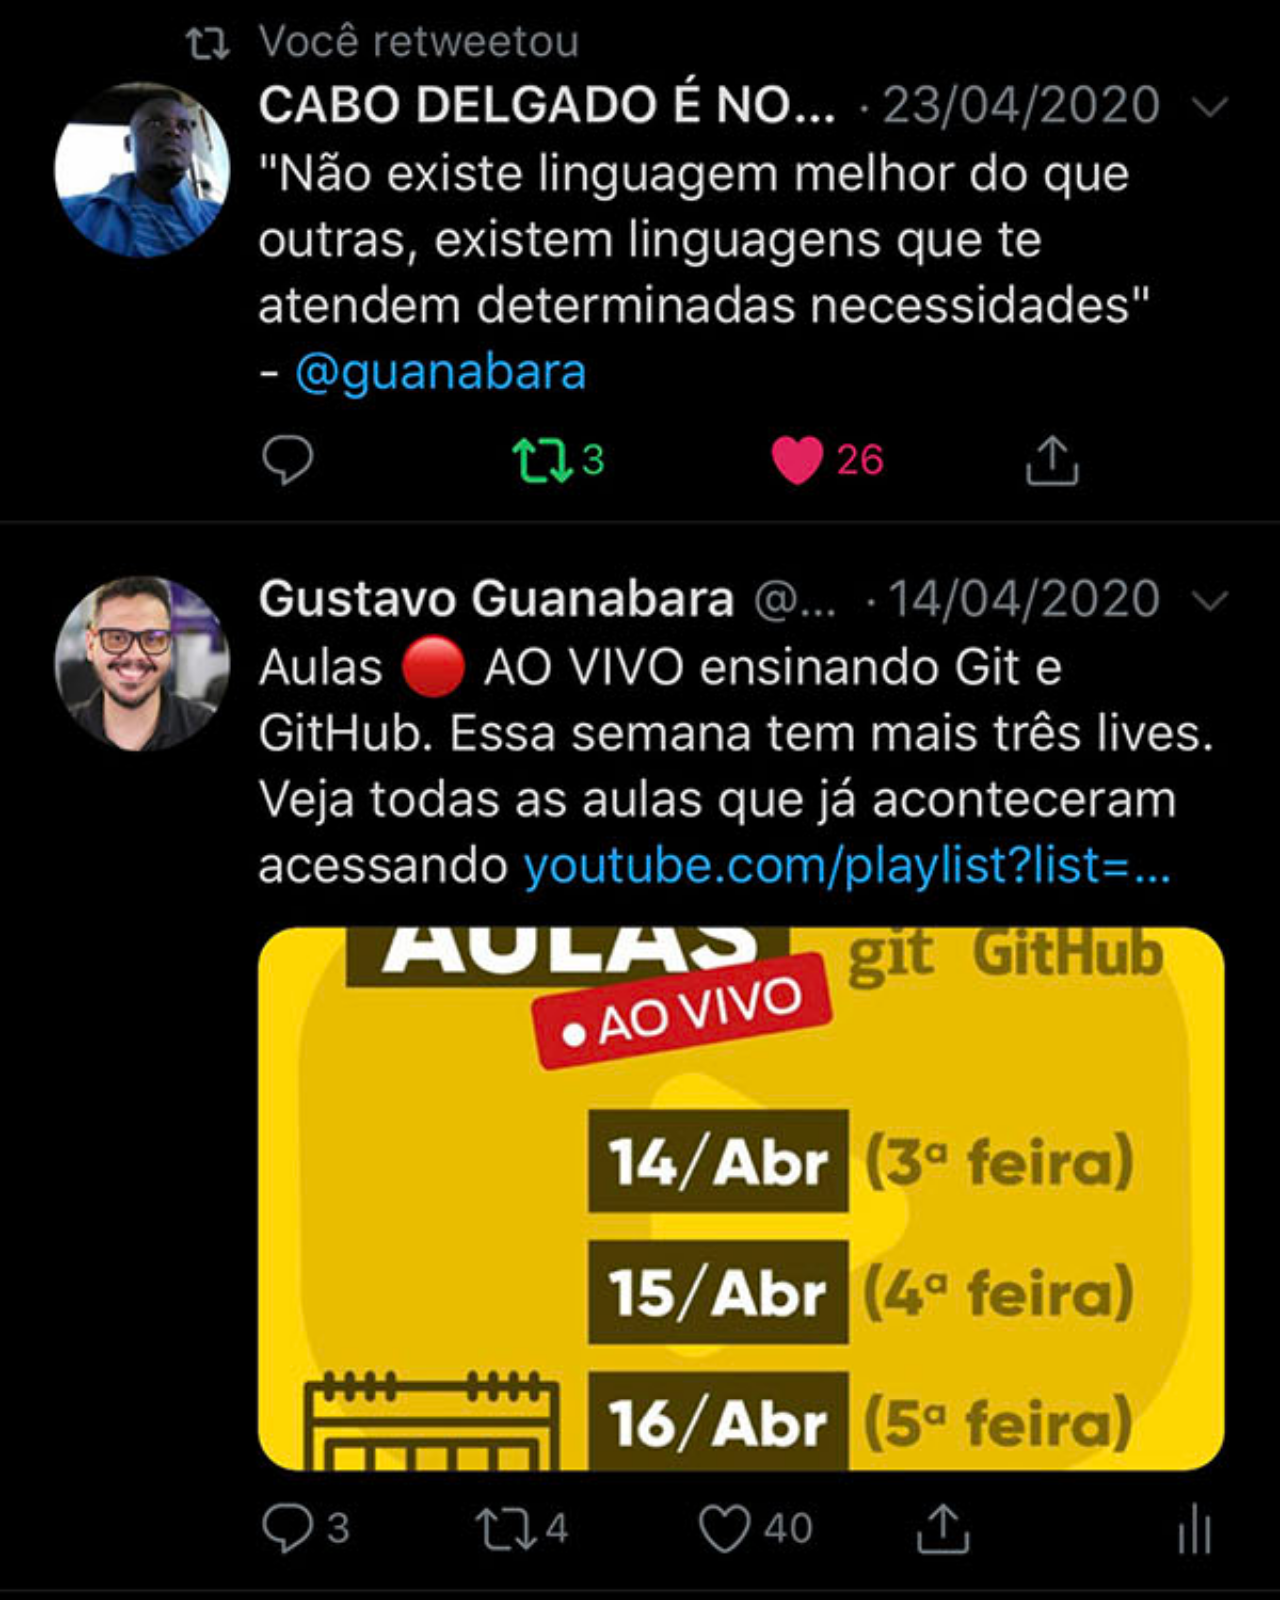
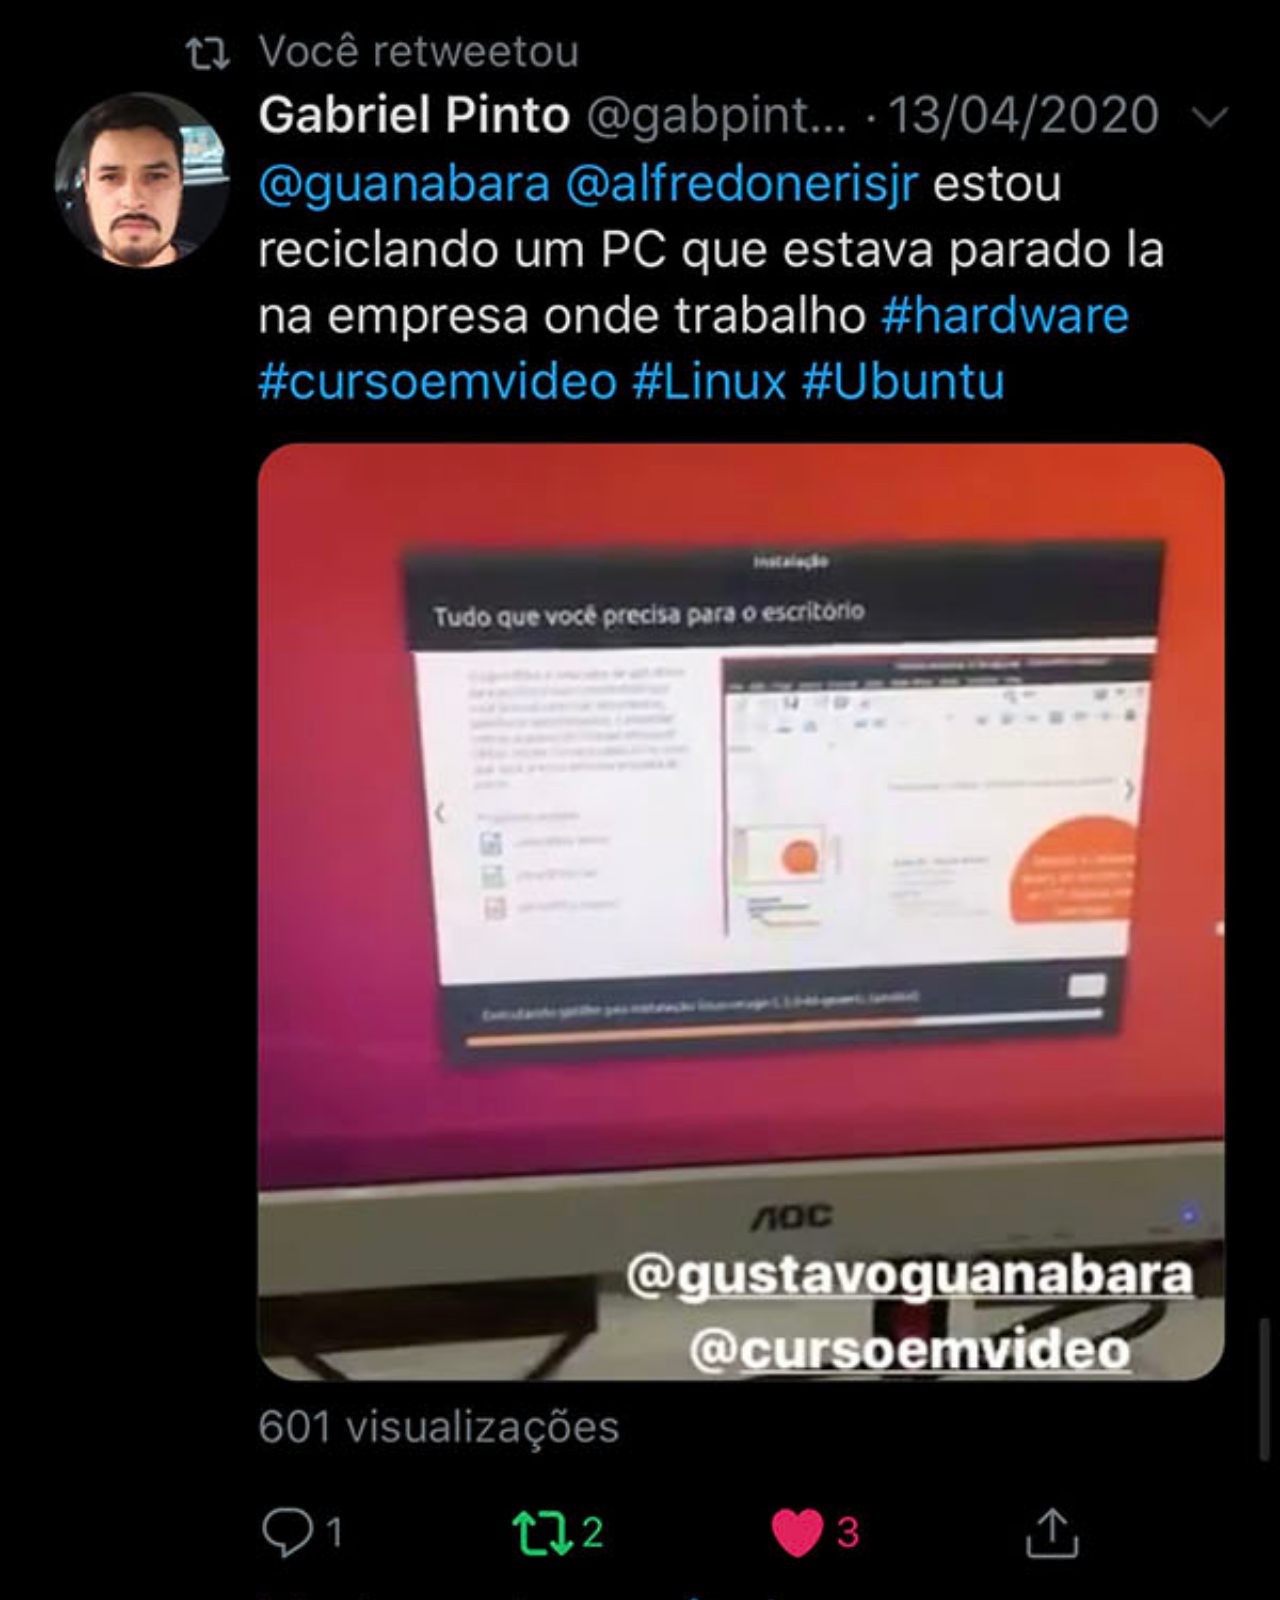
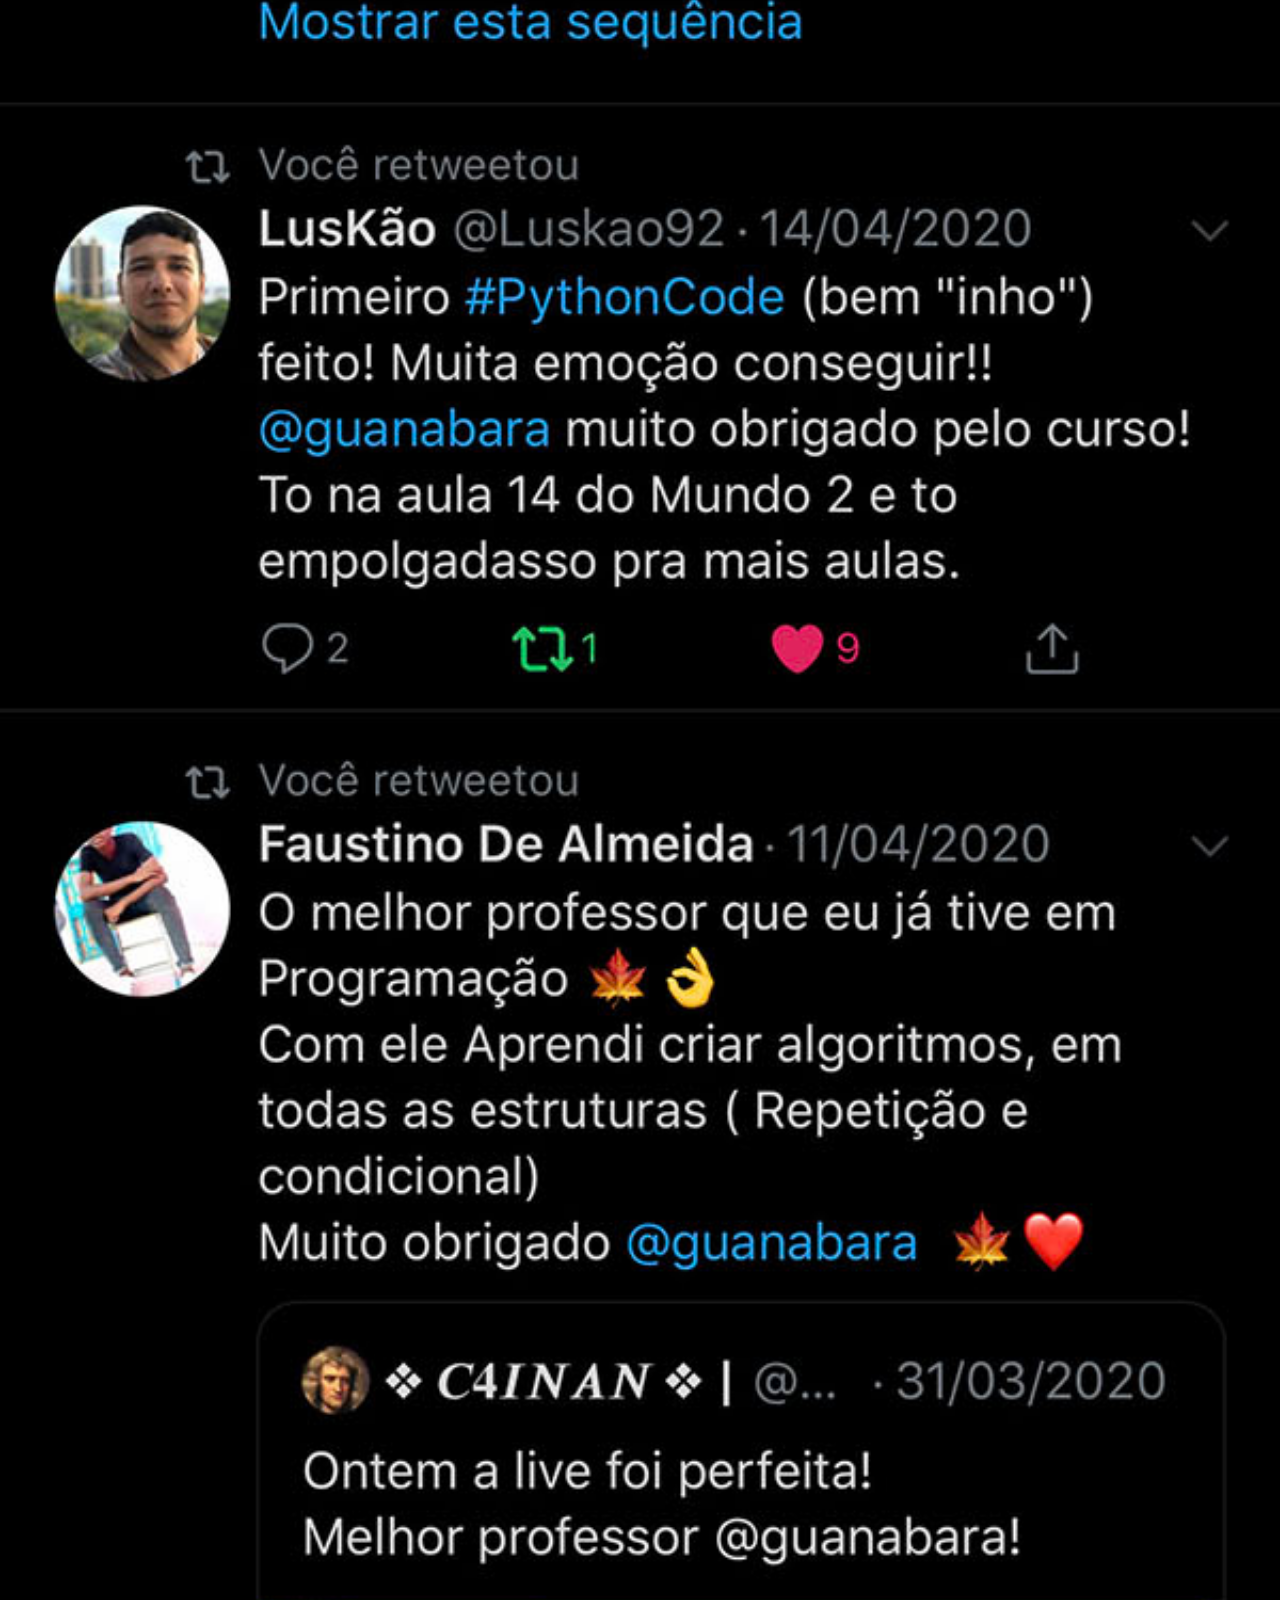
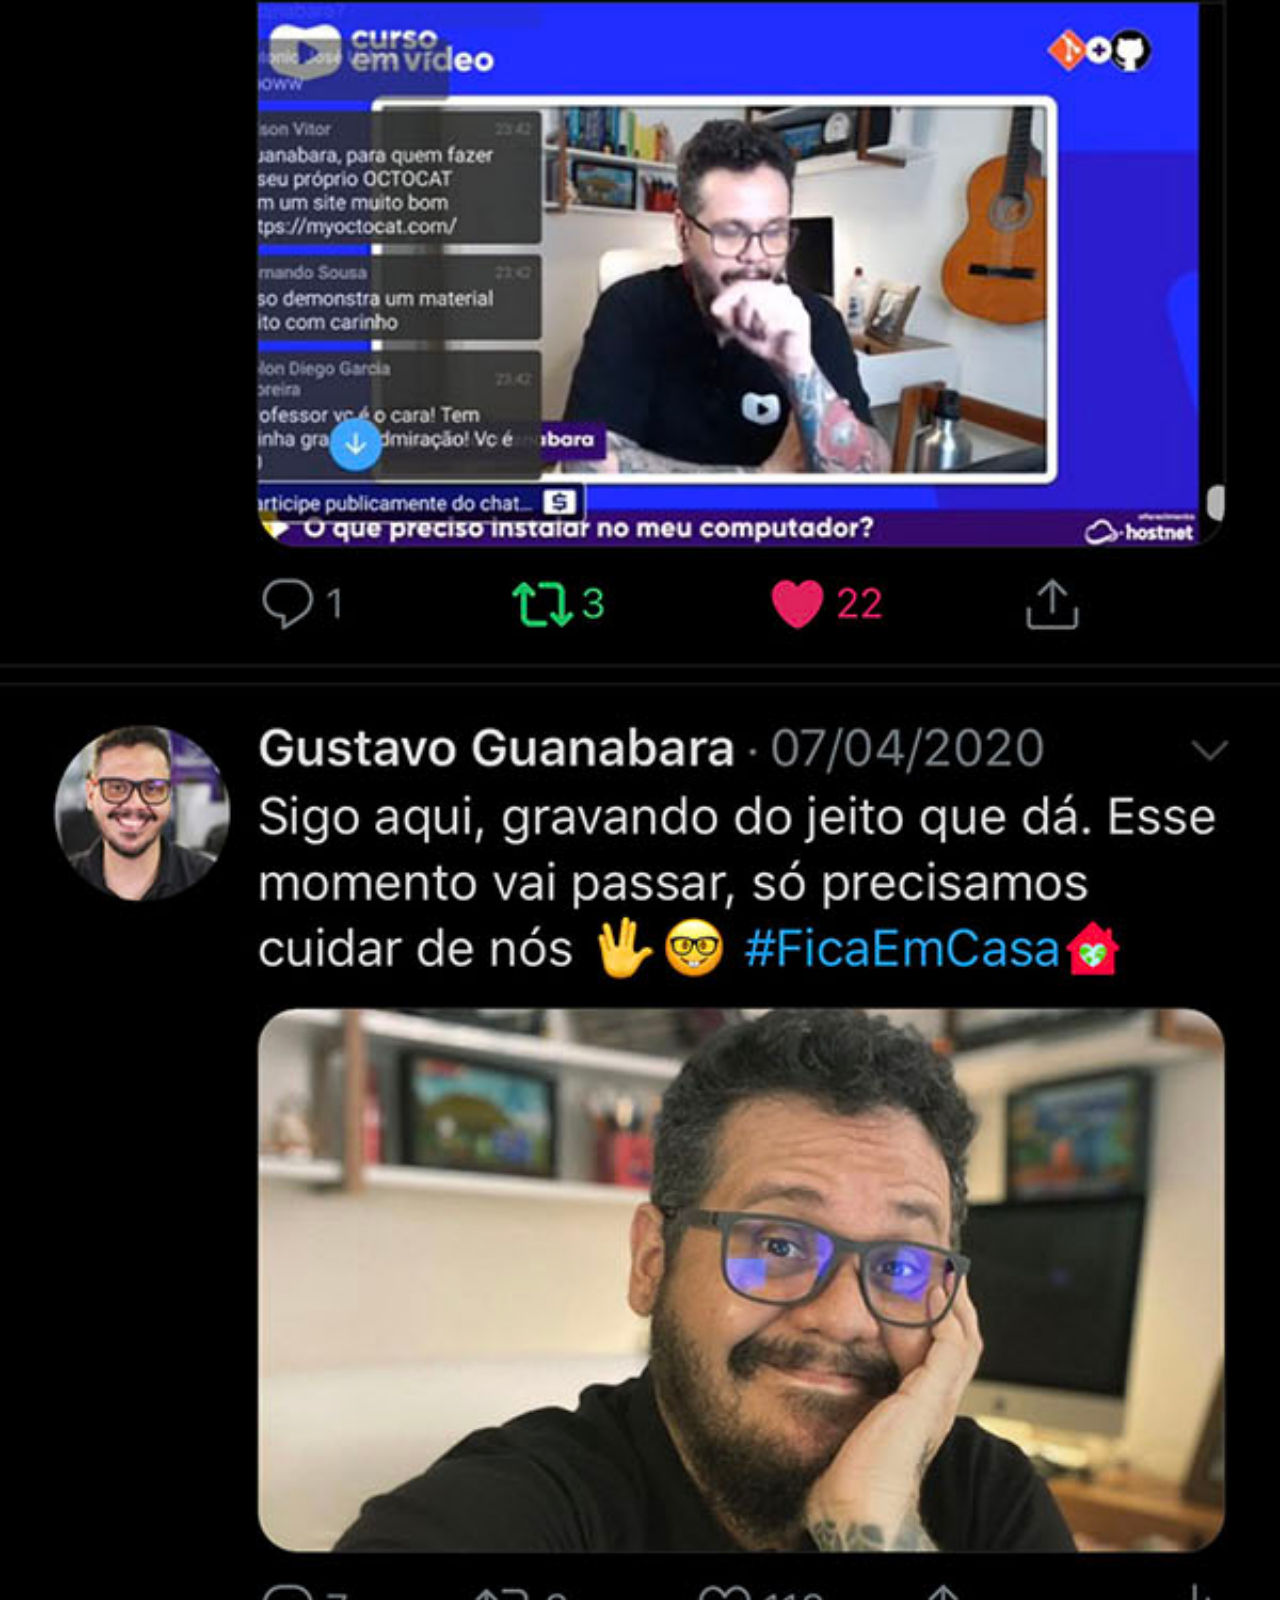
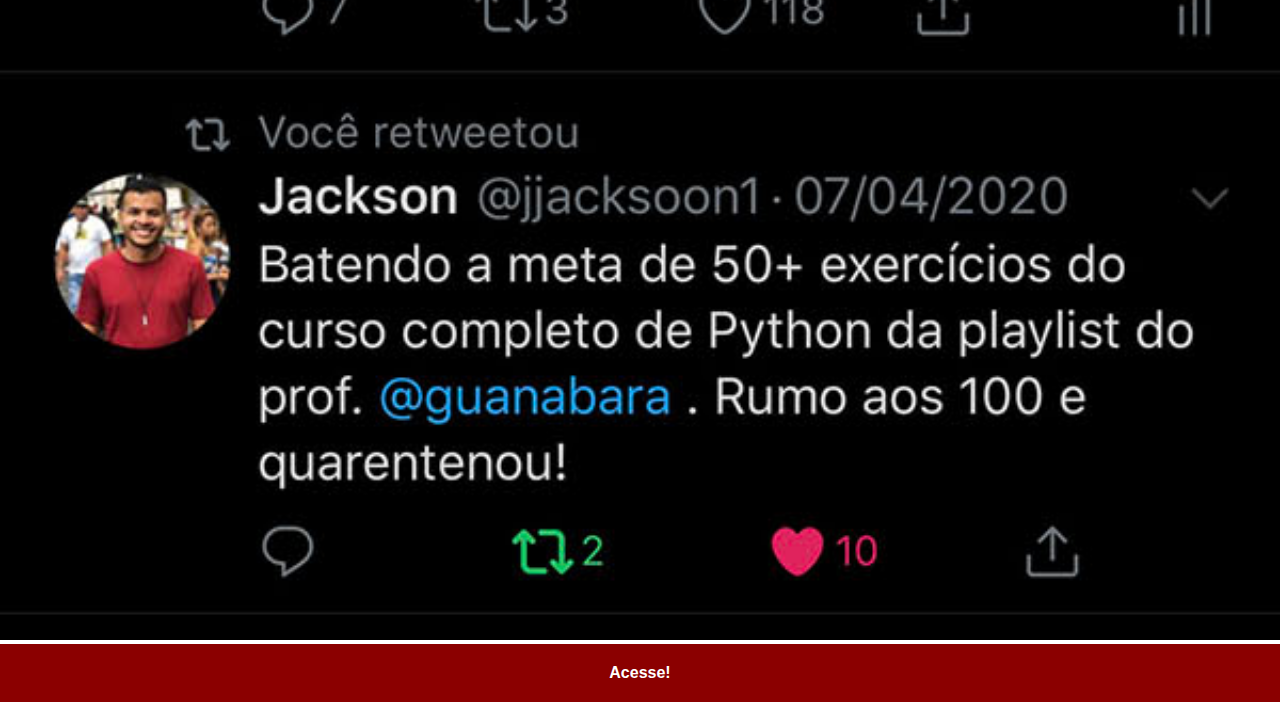
<file: twitter.html>
<!DOCTYPE html>
<html lang="pt-br">
<head>
    <meta charset="UTF-8">
    <meta http-equiv="X-UA-Compatible" content="IE=edge">
    <meta name="viewport" content="width=device-width, initial-scale=1.0">
    <title>Twitter</title>
<link rel="stylesheet" href="estilos/social.css">
</head>
<body>
    <img src="imagens/tela-twitter.jpg" alt="twitter">
    <a href="https://twitter.com/jvitormorenosa1" target="_blank">Acesse!</a>
</body>
</html>
</file>
<file: estilos/style.css>
@charset "UTF-8";

* {
    margin: 0px;
    padding: 0px;
    font-family: Arial, Helvetica, sans-serif;
}

html, body {
    height: 100vh; /*100vh altura total do navegador*/
    width: 100vw;  /*100vw largura total do navegador*/
    background-color: black;
}

body {
    background: url(../imagens/fundo-madeira.jpg) no-repeat top center;
    background-size: cover; /*cobre a tela inteira*/
    background-attachment: fixed; /*para evitar rolagem*/
}

main {
    position: relative;
    height: 100vh;
}

section#telefone {
    position: absolute; /*Posicionamento absoluto para centralizar, o top e o left 50% vão jogar o bloco para o canto da tela, o transform negativo fará com que ela trave no centro*/
    top: 50%;
    left: 50%;
    transform: translate(-50%, -50%);

    height: 627px;
    width: 353px;
    background: url(../imagens/frame-iphone.png) no-repeat;
}

iframe#tela {
    position: relative;
    top: 80px;
    left: 22px;
    width: 267px;
    height: 480px;
}

section#redes-sociais {
    text-align: right; /*Coloca os links do lado direito da tela*/
    padding-top: 80px;
    margin-left: 20px;
}

section#redes-sociais img {
    width: 50px;
    margin: 10px; /*separar as logos*/
    border-radius: 50%; /*Transforma imagens quadradas em circulos*/
    box-shadow: 2px 2px 5px rgba(0, 0, 0, 0.400);
    box-sizing: border-box; /*Torna a borda parte do objeto impedindo com que ao ativar o hover todos os icones sejam empurrados pela mudança*/
}

section#redes-sociais img:hover {
    border: 2px solid rgba(255, 255, 255, 0.637);
    transform: translate(-3px, -3px); /*efeito de salto do icone, o negativo faz ir pra cima*/
    box-shadow: 5px 5px 10px rgba(0, 0, 0, 0.400); /*aumenta a sombra pra condizer com o salto do icone feito pelo transform*/
    transition: transform 0.3s, border 1s; /*O delay suaviza a movimentação causada pelo transform*/
}
</file>
<file: estilos/social.css>
@charset "UTF-8";

* {
    margin: 0px;
    padding: 0px;
    font-family: Arial, Helvetica, sans-serif;
}

::-webkit-scrollbar { /*tira a barra de rolagem*/
    width: 0px;
    height: 0px;
}

img {
    width: 100vw;
}

a {
    display: block;
    background-color: darkred;
    color: white;
    padding: 20px;
    text-align: center;
    font-weight: bolder;
    text-decoration: none;
}

a:hover {
    background-color: red;
}
</file>
